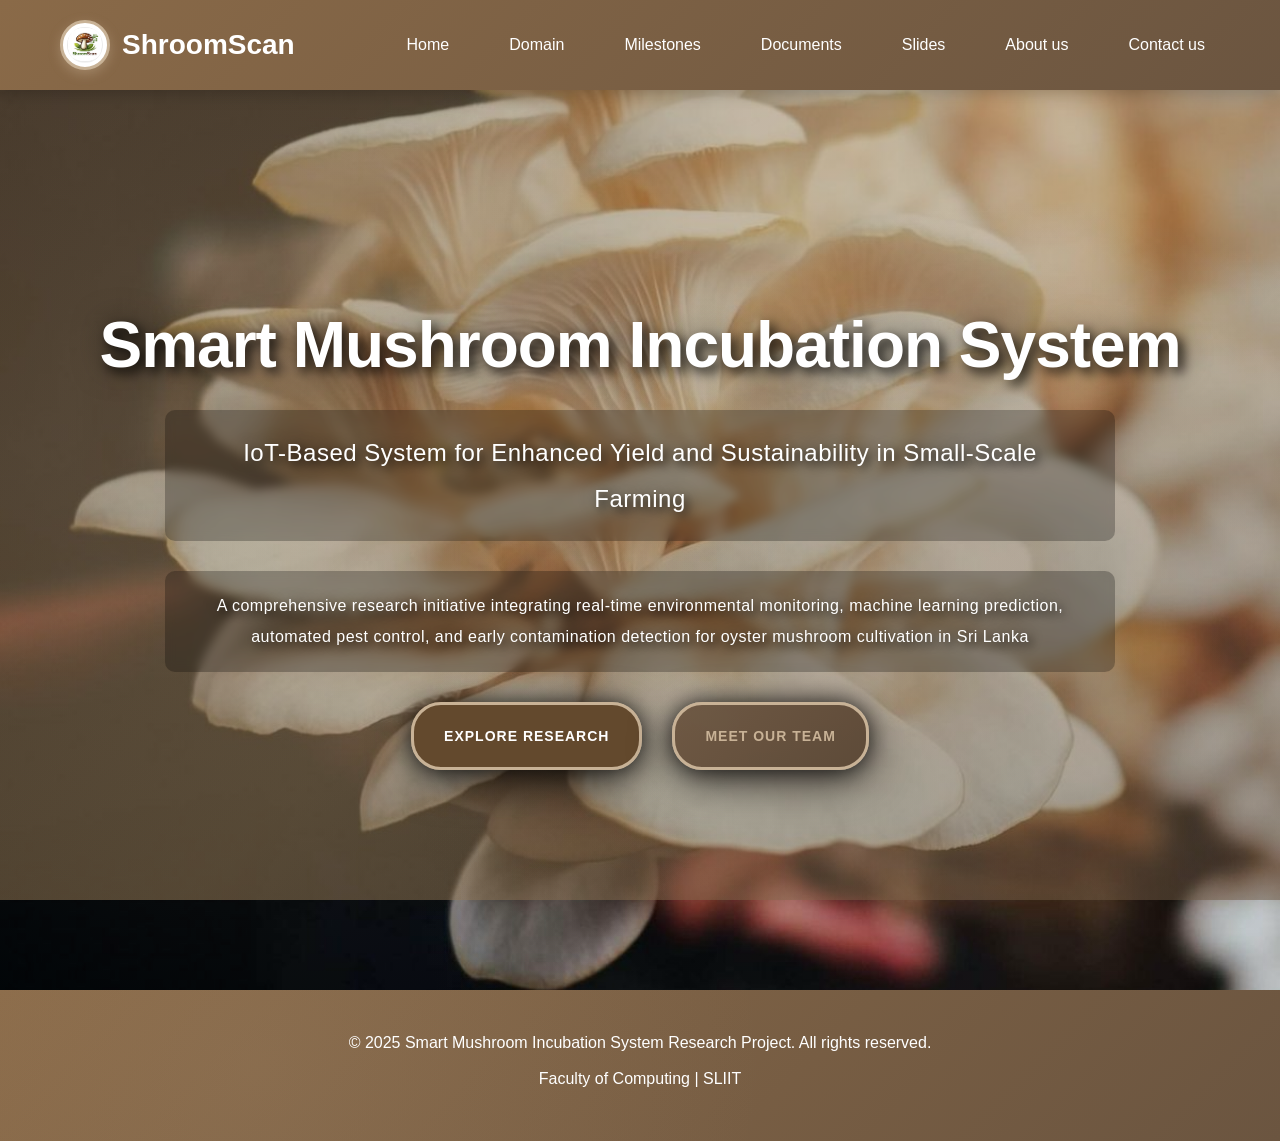
<file: index.html>
<!DOCTYPE html>
<html lang="en">

<head>
    <meta charset="UTF-8">
    <meta name="viewport" content="width=device-width, initial-scale=1.0">
    <title>ShroomScan</title>
    <link rel="icon" href="assets/images/logo2.jpeg" type="image/png">
    <link rel="stylesheet" href="assets/css/styles.css">
</head>

<body>
    <!-- ================== Header & Navigation ================== -->
    <header>
        <div class="header-container">
            <a href="index.html" class="logo">
                <img src="assets/images/logo2.jpeg" alt="ShroomScan Logo" class="logo-img">
                <span>ShroomScan</span>
            </a>
            <nav>
                <ul>
                    <li><a href="index.html">Home</a></li>
                    <li><a href="pages/domain.html">Domain</a></li>
                    <li><a href="pages/milestones.html">Milestones</a></li>
                    <li><a href="pages/documents.html">Documents</a></li>
                    <li><a href="pages/slides.html">Slides</a></li>
                    <li><a href="pages/about.html">About us</a></li>
                    <li><a href="pages/contact.html">Contact us</a></li>
                </ul>
            </nav>
            <div class="hamburger" onclick="toggleMenu()">
                <span></span>
                <span></span>
                <span></span>
            </div>
        </div>
    </header>

    <!-- ================== Hero Section ================== -->
    <section class="hero">
        <div class="hero-container">
            <h1>
                Smart Mushroom Incubation System</h1>
            <p>IoT-Based System for Enhanced Yield and Sustainability in Small-Scale Farming</p>
            <p style="font-size: 16px; opacity: 0.95;">A comprehensive research initiative integrating real-time
                environmental monitoring, machine learning prediction, automated pest control, and early contamination
                detection for oyster mushroom cultivation in Sri Lanka</p>
            <div class="hero-buttons">
                <a href="pages/domain.html" class="btn">Explore Research</a>
                <a href="pages/about.html" class="btn btn-secondary">Meet Our Team</a>
            </div>
        </div>
        
    </section>
    <footer>
        <p>&copy; 2025 Smart Mushroom Incubation System Research Project. All rights reserved.</p>
        <p>Faculty of Computing | SLIIT</p>
    </footer>

    <!-- ================== Footer ================== -->
    
    <script>
        // Initialize mobile nav state
        function initMobileNav() {
            const nav = document.querySelector('nav');
            const hamburger = document.querySelector('.hamburger');
            
            if (window.innerWidth <= 768) {
                nav.classList.add('mobile-hidden');
            } else {
                nav.classList.remove('mobile-hidden');
            }
        }

        function toggleMenu() {
            const hamburger = document.querySelector('.hamburger');
            const nav = document.querySelector('nav');
            hamburger.classList.toggle('active');
            nav.classList.toggle('active');
            nav.classList.toggle('mobile-hidden');
        }

        // Close menu when a link is clicked
        document.querySelectorAll('nav a').forEach(link => {
            link.addEventListener('click', () => {
                document.querySelector('.hamburger').classList.remove('active');
                document.querySelector('nav').classList.remove('active');
                document.querySelector('nav').classList.add('mobile-hidden');
            });
        });

        // Initialize on page load and on resize
        window.addEventListener('load', initMobileNav);
        window.addEventListener('resize', initMobileNav);
    </script>
</body>

</html>
</file>
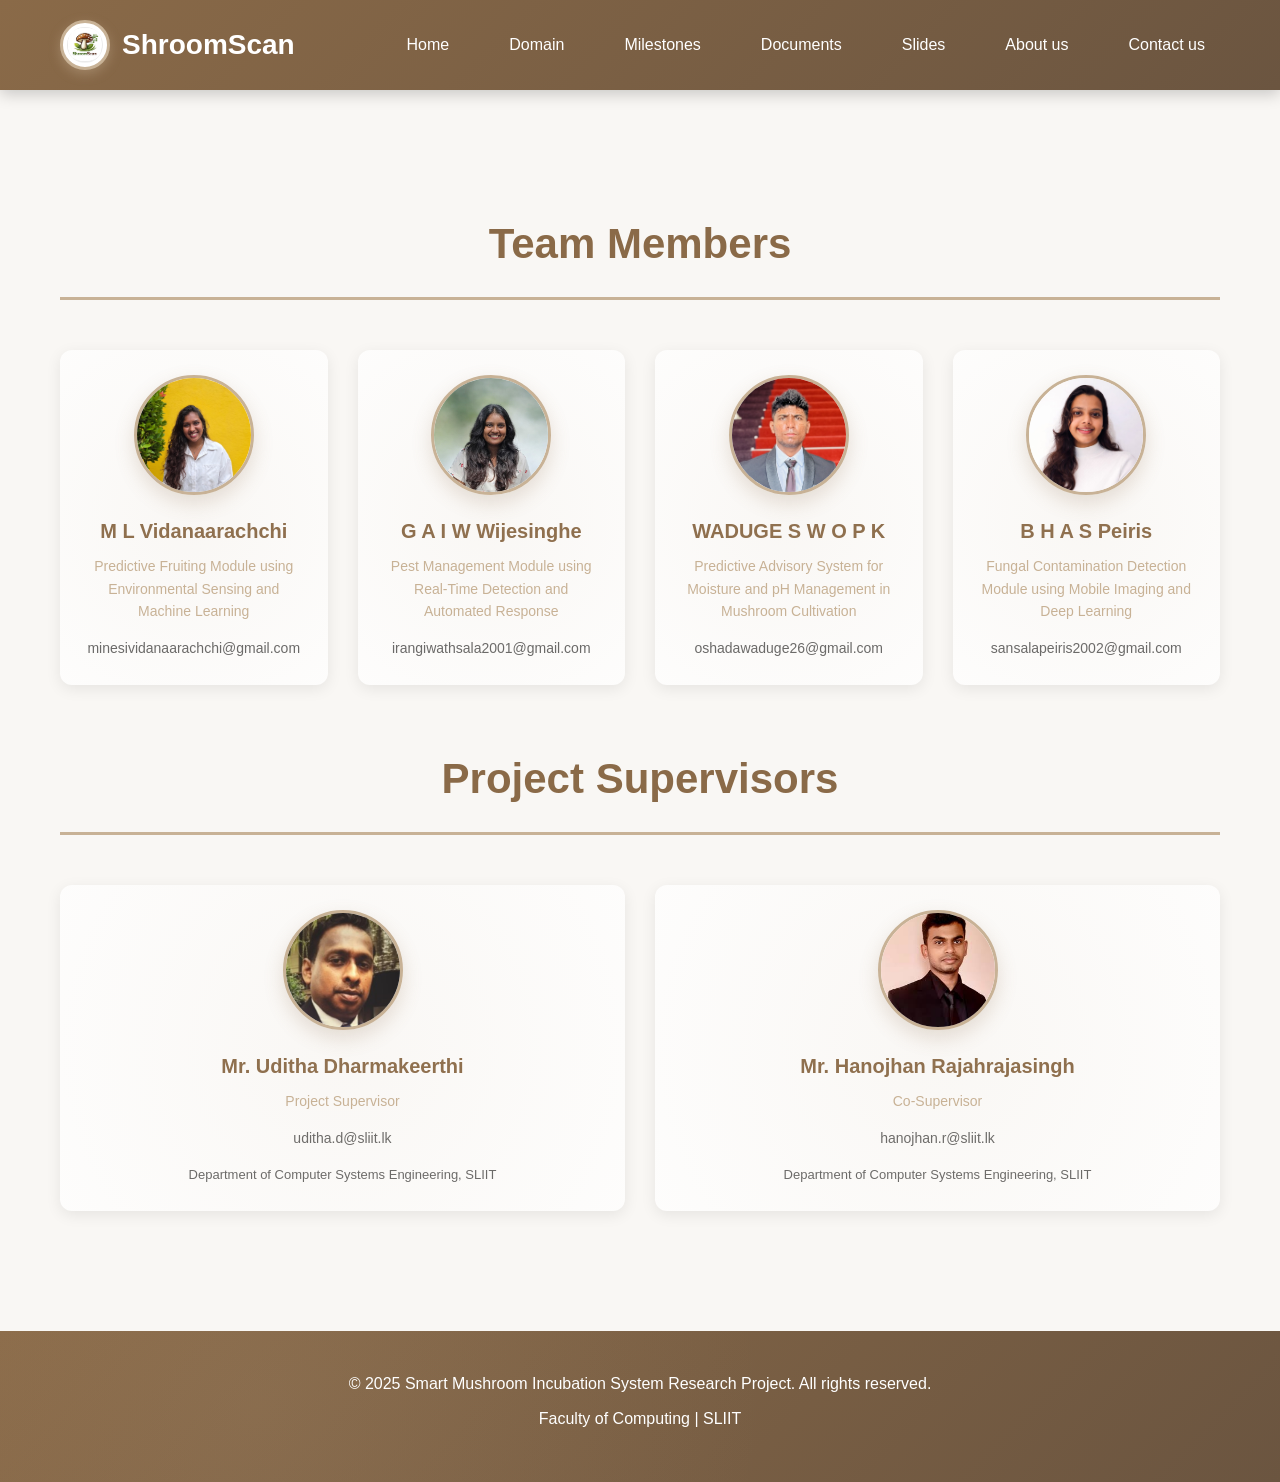
<file: pages/about.html>
<!DOCTYPE html>
<html lang="en">

<head>
    <meta charset="UTF-8">
    <meta name="viewport" content="width=device-width, initial-scale=1.0">
    <title>About Us - ShroomScan</title>
    <link rel="icon" href="../assets/images/logo2.jpeg" type="image/png">
    <link rel="stylesheet" href="../assets/css/styles.css">
</head>

<body>
    <!-- ================== Header & Navigation ================== -->
    <header>
        <div class="header-container">
            <a href="../index.html" class="logo">
                <img src="../assets/images/logo2.jpeg" alt="ShroomScan Logo" class="logo-img">
                <span>ShroomScan</span>
            </a>
            <nav>
                <ul>
                    <li><a href="../index.html">Home</a></li>
                    <li><a href="domain.html">Domain</a></li>
                    <li><a href="milestones.html">Milestones</a></li>
                    <li><a href="documents.html">Documents</a></li>
                    <li><a href="slides.html">Slides</a></li>
                    <li><a href="about.html">About us</a></li>
                    <li><a href="contact.html">Contact us</a></li>
                </ul>
            </nav>
            <div class="hamburger" onclick="toggleMenu()">
                <span></span>
                <span></span>
                <span></span>
            </div>
        </div>
    </header>

    <!-- ================== Hero Section ================== -->
    <!-- <section class="hero">
        <div class="hero-container">
            <h1>About Our Team</h1>
            <p>Meet the researchers behind Smart Mushroom Incubation System (AIMS)</p>
        </div>
    </section> -->

    <!-- ================== Main Content ================== -->
    <main>
        <!-- Project Overview -->

        <!-- Team Members -->
        <section class="section">
            <h2 class="page-title">Team Members</h2>
            <div class="team-grid">
                <!-- Team Member 1 -->
                <div class="team-member">
                    <img src="../assets/images/members/vidanaarachchi.jpeg" alt="M L Vidanaarachchi"
                        class="member-avatar">
                    <div class="member-name">M L Vidanaarachchi</div>
                    <div class="member-role">Predictive Fruiting Module using
                        Environmental Sensing and
                        Machine Learning</div>
                    <div class="member-email">minesividanaarachchi@gmail.com</div>
                </div>

                <!-- Team Member 2 -->
                <div class="team-member">
                    <img src="../assets/images/members/wijesinghe.jpeg" alt="G A I W Wijesinghe" class="member-avatar">
                    <div class="member-name">G A I W Wijesinghe</div>
                    <div class="member-role">Pest Management Module using
                        Real-Time Detection and
                        Automated Response</div>
                    <div class="member-email">irangiwathsala2001@gmail.com</div>
                </div>

                <!-- Team Member 3 -->
                <div class="team-member">
                    <img src="../assets/images/members/waduge.jpeg" alt="WADUGE S W O P K" class="member-avatar">
                    <div class="member-name">WADUGE S W O P K</div>
                    <div class="member-role">Predictive Advisory System for
                        Moisture and pH Management in
                        Mushroom Cultivation</div>
                    <div class="member-email">oshadawaduge26@gmail.com</div>
                </div>

                <!-- Team Member 4 -->
                <div class="team-member">
                    <img src="../assets/images/members/peiris.jpeg" alt="B H A S Peiris" class="member-avatar">
                    <div class="member-name">B H A S Peiris</div>
                    <div class="member-role">Fungal Contamination
                        Detection Module using Mobile
                        Imaging and Deep Learning</div>
                    <div class="member-email">sansalapeiris2002@gmail.com</div>
                </div>
            </div>
        </section>

        <!-- Supervisors & Advisors -->
        <section class="section">
            <h2 class="page-title">Project Supervisors</h2>
            <div class="team-grid">
                <!-- Supervisor 1 -->
                <div class="team-member">
                    <img src="../assets/images/members/supervisor1.jpg" alt="Supervisor 1" class="member-avatar">
                    <div class="member-name">Mr. Uditha Dharmakeerthi</div>
                    <div class="member-role">Project Supervisor</div>
                    <div class="member-email">uditha.d@sliit.lk</div>
                    <p style="margin-top: 15px; font-size: 13px; color: #666;">Department of Computer Systems
                        Engineering, SLIIT</p>
                </div>

                <!-- Supervisor 2 -->
                <div class="team-member">
                    <img src="../assets/images/members/supervisor2.jpg" alt="Supervisor 2" class="member-avatar">
                    <div class="member-name">Mr. Hanojhan Rajahrajasingh</div>
                    <div class="member-role">Co-Supervisor</div>
                    <div class="member-email">hanojhan.r@sliit.lk</div>
                    <p style="margin-top: 15px; font-size: 13px; color: #666;">Department of Computer Systems
                        Engineering, SLIIT</p>
                </div>
            </div>
        </section>


    </main>

    <!-- ================== Footer ================== -->
    <footer>
        <p>&copy; 2025 Smart Mushroom Incubation System Research Project. All rights reserved.</p>
        <p>Faculty of Computing | SLIIT</p>
    </footer>

    <script>
        // Initialize mobile nav state
        function initMobileNav() {
            const nav = document.querySelector('nav');
            const hamburger = document.querySelector('.hamburger');
            
            if (window.innerWidth <= 768) {
                nav.classList.add('mobile-hidden');
            } else {
                nav.classList.remove('mobile-hidden');
            }
        }

        function toggleMenu() {
            const hamburger = document.querySelector('.hamburger');
            const nav = document.querySelector('nav');
            hamburger.classList.toggle('active');
            nav.classList.toggle('active');
            nav.classList.toggle('mobile-hidden');
        }

        // Close menu when a link is clicked
        document.querySelectorAll('nav a').forEach(link => {
            link.addEventListener('click', () => {
                document.querySelector('.hamburger').classList.remove('active');
                document.querySelector('nav').classList.remove('active');
                document.querySelector('nav').classList.add('mobile-hidden');
            });
        });

        // Initialize on page load and on resize
        window.addEventListener('load', initMobileNav);
        window.addEventListener('resize', initMobileNav);
    </script>
</body>

</html>
</file>
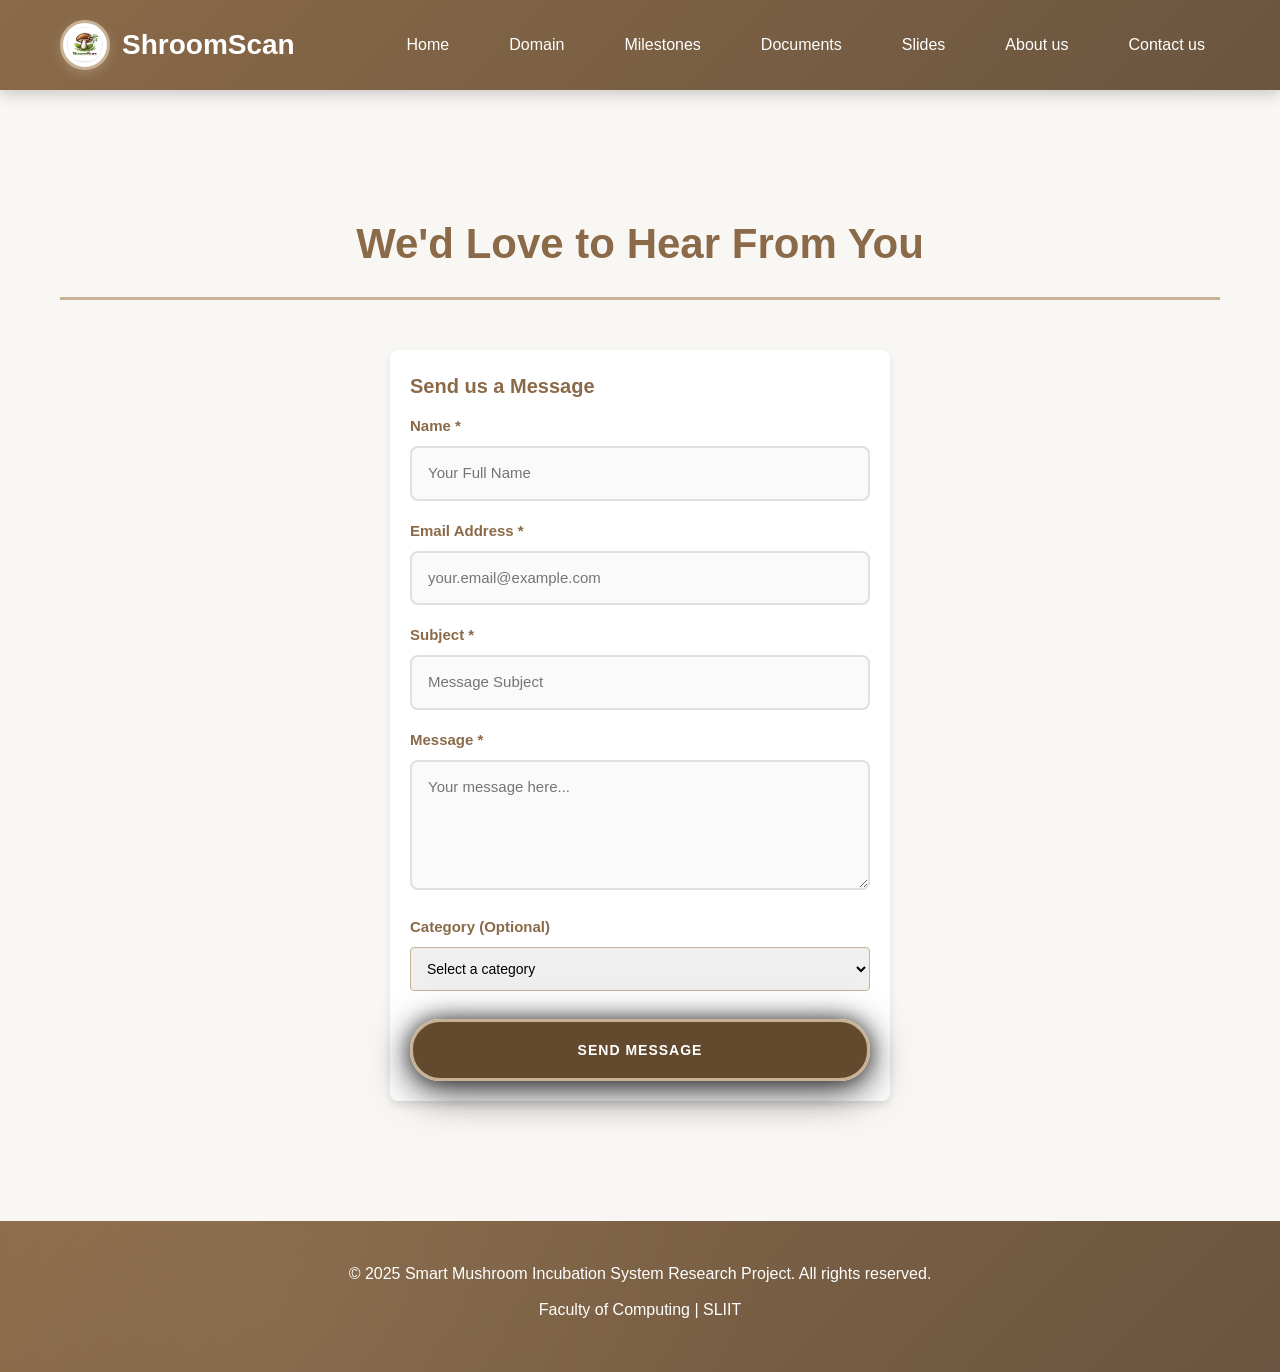
<file: pages/contact.html>
<!DOCTYPE html>
<html lang="en">

<head>
    <meta charset="UTF-8">
    <meta name="viewport" content="width=device-width, initial-scale=1.0">
    <title>Contact Us - ShroomScan</title>
    <link rel="icon" href="../assets/images/logo2.jpeg" type="image/png">
    <link rel="stylesheet" href="../assets/css/styles.css">
</head>

<body>
    <!-- ================== Header & Navigation ================== -->
    <header>
        <div class="header-container">
            <a href="../index.html" class="logo">
                <img src="../assets/images/logo2.jpeg" alt="ShroomScan Logo" class="logo-img">
                <span>ShroomScan</span>
            </a>
            <nav>
                <ul>
                    <li><a href="../index.html">Home</a></li>
                    <li><a href="domain.html">Domain</a></li>
                    <li><a href="milestones.html">Milestones</a></li>
                    <li><a href="documents.html">Documents</a></li>
                    <li><a href="slides.html">Slides</a></li>
                    <li><a href="about.html">About us</a></li>
                    <li><a href="contact.html">Contact us</a></li>
                </ul>
            </nav>
            <div class="hamburger" onclick="toggleMenu()">
                <span></span>
                <span></span>
                <span></span>
            </div>
        </div>
    </header>


    <!-- ================== Main Content ================== -->
    <main>
        <section class="section">
            <h2 class="page-title">We'd Love to Hear From You</h2>

            <div class="contact-container">


                <!-- Contact Form -->
                <div
                    style="background: white; padding: 20px; width: 500px; border-radius: 8px; box-shadow: 0 4px 8px rgba(0, 0, 0, 0.1);">
                    <h3 style="color: #8a6a48; font-size: 20px; margin-bottom: 12px;">Send us a Message</h3>
                    <form style="display: flex; flex-direction: column;">
                        <div class="form-group">
                            <label>Name *</label>
                            <input type="text" placeholder="Your Full Name" required>
                        </div>

                        <div class="form-group">
                            <label>Email Address *</label>
                            <input type="email" placeholder="your.email@example.com" required>
                        </div>

                        <div class="form-group">
                            <label>Subject *</label>
                            <input type="text" placeholder="Message Subject" required>
                        </div>

                        <div class="form-group">
                            <label>Message *</label>
                            <textarea placeholder="Your message here..." required></textarea>
                        </div>

                        <div class="form-group">
                            <label>Category (Optional)</label>
                            <select
                                style="width: 100%; padding: 12px; border: 1px solid #c8b296; border-radius: 4px; font-family: inherit; font-size: 14px;">
                                <option value="">Select a category</option>
                                <option value="inquiry">General Inquiry</option>
                                <option value="collaboration">Collaboration Request</option>
                                <option value="feedback">Feedback</option>
                                <option value="technical">Technical Support</option>
                                <option value="other">Other</option>
                            </select>
                        </div>

                        <button type="submit" class="btn" style="margin-top: 10px;">Send Message</button>
                    </form>
                </div>
            </div>
        </section>


    </main>

    <!-- ================== Footer ================== -->
    <footer>
        <p>&copy; 2025 Smart Mushroom Incubation System Research Project. All rights reserved.</p>
        <p>Faculty of Computing | SLIIT</p>
    </footer>

    <script>
        // Initialize mobile nav state
        function initMobileNav() {
            const nav = document.querySelector('nav');
            const hamburger = document.querySelector('.hamburger');
            
            if (window.innerWidth <= 768) {
                nav.classList.add('mobile-hidden');
            } else {
                nav.classList.remove('mobile-hidden');
            }
        }

        function toggleMenu() {
            const hamburger = document.querySelector('.hamburger');
            const nav = document.querySelector('nav');
            hamburger.classList.toggle('active');
            nav.classList.toggle('active');
            nav.classList.toggle('mobile-hidden');
        }

        // Close menu when a link is clicked
        document.querySelectorAll('nav a').forEach(link => {
            link.addEventListener('click', () => {
                document.querySelector('.hamburger').classList.remove('active');
                document.querySelector('nav').classList.remove('active');
                document.querySelector('nav').classList.add('mobile-hidden');
            });
        });

        // Initialize on page load and on resize
        window.addEventListener('load', initMobileNav);
        window.addEventListener('resize', initMobileNav);
    </script>
</body>

</html>
</file>
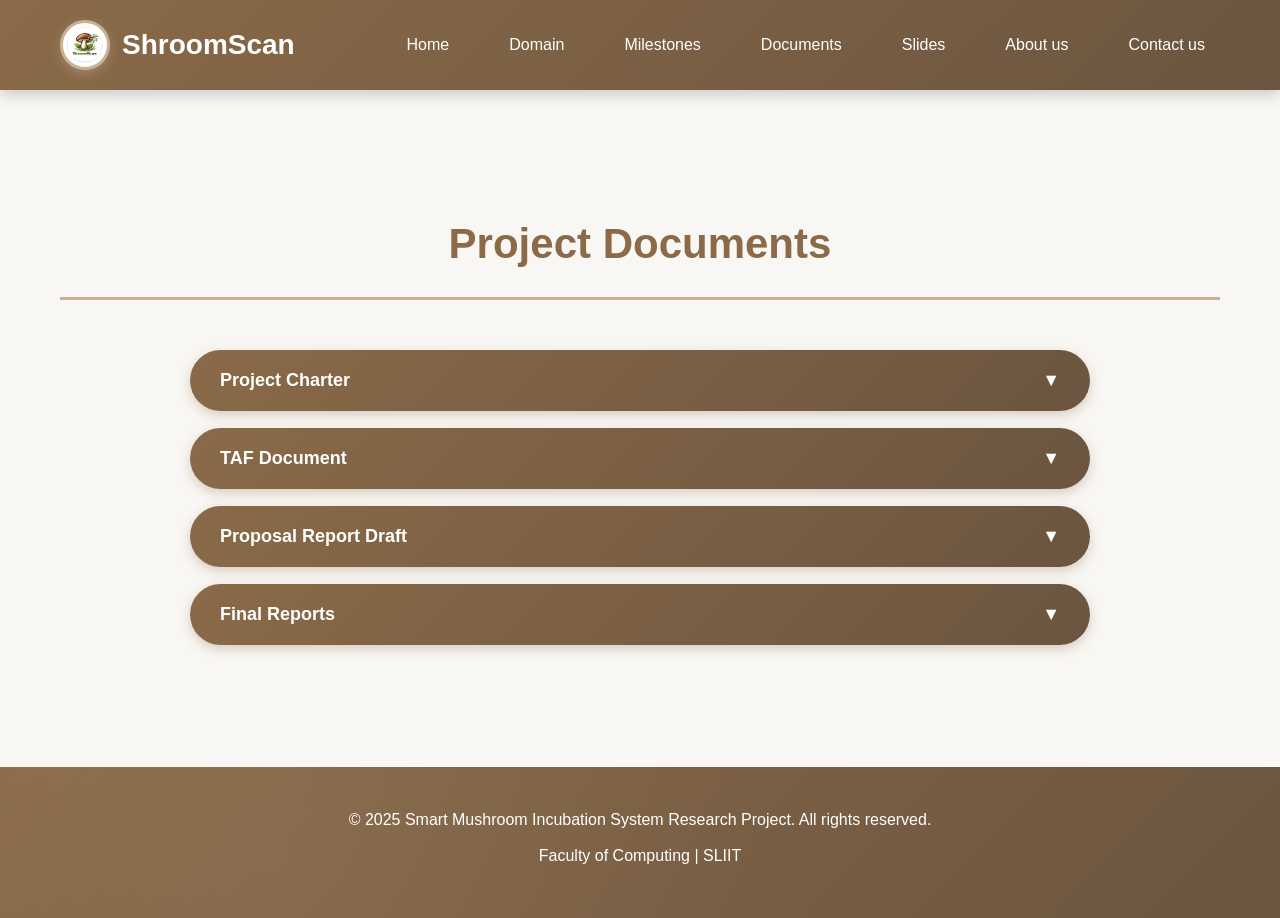
<file: pages/documents.html>
<!DOCTYPE html>
<html lang="en">

<head>
    <meta charset="UTF-8">
    <meta name="viewport" content="width=device-width, initial-scale=1.0">
    <title>Documents - ShroomScan</title>
    <link rel="icon" href="../assets/images/logo2.jpeg" type="image/png">
    <link rel="stylesheet" href="../assets/css/styles.css">
</head>

<body>
    <!-- ================== Header & Navigation ================== -->
    <header>
        <div class="header-container">
            <a href="../index.html" class="logo">
                <img src="../assets/images/logo2.jpeg" alt="ShroomScan Logo" class="logo-img">
                <span>ShroomScan</span>
            </a>
            <nav>
                <ul>
                    <li><a href="../index.html">Home</a></li>
                    <li><a href="domain.html">Domain</a></li>
                    <li><a href="milestones.html">Milestones</a></li>
                    <li><a href="documents.html">Documents</a></li>
                    <li><a href="slides.html">Slides</a></li>
                    <li><a href="about.html">About us</a></li>
                    <li><a href="contact.html">Contact us</a></li>
                </ul>
            </nav>
            <div class="hamburger" onclick="toggleMenu()">
                <span></span>
                <span></span>
                <span></span>
            </div>
        </div>
    </header>


    <!-- ================== Main Content ================== -->
    <main>
        <section class="section">
            <h2 class="page-title">Project Documents</h2>

            <!-- Document Accordion -->
            <div class="document-accordion">
                <!-- Planning Documents -->
                <div class="accordion-item">
                    <button class="accordion-button" onclick="toggleAccordion(this)">
                        <span class="accordion-title">Project Charter</span>
                        <span class="accordion-arrow">▼</span>
                    </button>
                    <div class="accordion-content">
                        <div class="document-entry">
                            <span class="document-code">25-26J-264</span>
                            <a href="../assets/documents/Project_Charter.pdf" class="download-btn" download>
                                <span>⬇</span> Download
                            </a>
                        </div>
                    </div>
                </div>

                <!-- Proposal Document -->
                <div class="accordion-item">
                    <button class="accordion-button" onclick="toggleAccordion(this)">
                        <span class="accordion-title">TAF Document</span>
                        <span class="accordion-arrow">▼</span>
                    </button>
                    <div class="accordion-content">
                        <div class="document-entry">
                            <span class="document-code">25-26J-264</span>
                            <a href="../assets/documents/TAF_Document.pdf" class="download-btn" download>
                                <span>⬇</span> Download
                            </a>
                        </div>
                    </div>
                </div>

                <!-- Status Documents -->
                <div class="accordion-item">
                    <button class="accordion-button" onclick="toggleAccordion(this)">
                        <span class="accordion-title">Proposal Report Draft</span>
                        <span class="accordion-arrow">▼</span>
                    </button>
                    <div class="accordion-content">
                        <div class="document-entry">
                            <span class="document-code">IT22063182</span>
                            <a href="../assets/documents/Report_Draft_IT22063182.pdf" class="download-btn" download>
                                <span>⬇</span> Download
                            </a>
                        </div>
                        <div class="document-entry">
                            <span class="document-code">IT22062888</span>
                            <a href="../assets/documents/Report_Draft_IT22062888.pdf" class="download-btn" download>
                                <span>⬇</span> Download
                            </a>
                        </div>
                        <div class="document-entry">
                            <span class="document-code">IT22586384</span>
                            <a href="../assets/documents/Report_Draft_IT22586384.pdf" class="download-btn" download>
                                <span>⬇</span> Download
                            </a>
                        </div>
                        <div class="document-entry">
                            <span class="document-code">IT22290960</span>
                            <a href="../assets/documents/Report_Draft_IT22290960.pdf" class="download-btn" download>
                                <span>⬇</span> Download
                            </a>
                        </div>
                    </div>
                </div>

                <!-- Final Reports -->
                <div class="accordion-item">
                    <button class="accordion-button" onclick="toggleAccordion(this)">
                        <span class="accordion-title">Final Reports</span>
                        <span class="accordion-arrow">▼</span>
                    </button>
                    <div class="accordion-content">
                        <div class="document-entry">
                            <span class="document-code">IT22063182</span>
                            <a href="../assets/documents/Final_Report_IT22063182.pdf" class="download-btn" download>
                                <span>⬇</span> Download
                            </a>
                        </div>
                        <div class="document-entry">
                            <span class="document-code">IT22062888</span>
                            <a href="../assets/documents/Final_Report_IT22062888.pdf" class="download-btn" download>
                                <span>⬇</span> Download
                            </a>
                        </div>
                        <div class="document-entry">
                            <span class="document-code">IT22586384</span>
                            <a href="../assets/documents/Final_Report_IT22586384.pdf" class="download-btn" download>
                                <span>⬇</span> Download
                            </a>
                        </div>
                        <div class="document-entry">
                            <span class="document-code">IT22290960</span>
                            <a href="../assets/documents/Final_Report_IT22290960.pdf" class="download-btn" download>
                                <span>⬇</span> Download
                            </a>
                        </div>
                        <div class="document-entry">
                            <span class="document-code">Group - 264</span>
                            <a href="../assets/documents/Final_Report_Group_264.pdf" class="download-btn" download>
                                <span>⬇</span> Download
                            </a>
                        </div>
                    </div>
                </div>
            </div>
        </section>
    </main>

    <!-- ================== Footer ================== -->
    <footer>
        <p>&copy; 2025 Smart Mushroom Incubation System Research Project. All rights reserved.</p>
        <p>Faculty of Computing | SLIIT</p>
    </footer>

    <script>
        // Initialize mobile nav state
        function initMobileNav() {
            const nav = document.querySelector('nav');
            const hamburger = document.querySelector('.hamburger');
            
            if (window.innerWidth <= 768) {
                nav.classList.add('mobile-hidden');
            } else {
                nav.classList.remove('mobile-hidden');
            }
        }

        function toggleMenu() {
            const hamburger = document.querySelector('.hamburger');
            const nav = document.querySelector('nav');
            hamburger.classList.toggle('active');
            nav.classList.toggle('active');
            nav.classList.toggle('mobile-hidden');
        }

        // Close menu when a link is clicked
        document.querySelectorAll('nav a').forEach(link => {
            link.addEventListener('click', () => {
                document.querySelector('.hamburger').classList.remove('active');
                document.querySelector('nav').classList.remove('active');
                document.querySelector('nav').classList.add('mobile-hidden');
            });
        });

        // Initialize on page load and on resize
        window.addEventListener('load', initMobileNav);
        window.addEventListener('resize', initMobileNav);
    </script>

    <script>
        function toggleAccordion(button) {
            const item = button.parentElement;
            const content = item.querySelector('.accordion-content');
            const arrow = button.querySelector('.accordion-arrow');
            
            // Close other open items
            const allItems = document.querySelectorAll('.accordion-item');
            allItems.forEach(el => {
                if (el !== item && el.classList.contains('active')) {
                    el.classList.remove('active');
                    el.querySelector('.accordion-arrow').style.transform = 'rotate(0deg)';
                }
            });
            
            // Toggle current item
            item.classList.toggle('active');
            arrow.style.transform = item.classList.contains('active') ? 'rotate(180deg)' : 'rotate(0deg)';
        }
    </script>
</body>

</html>
</file>
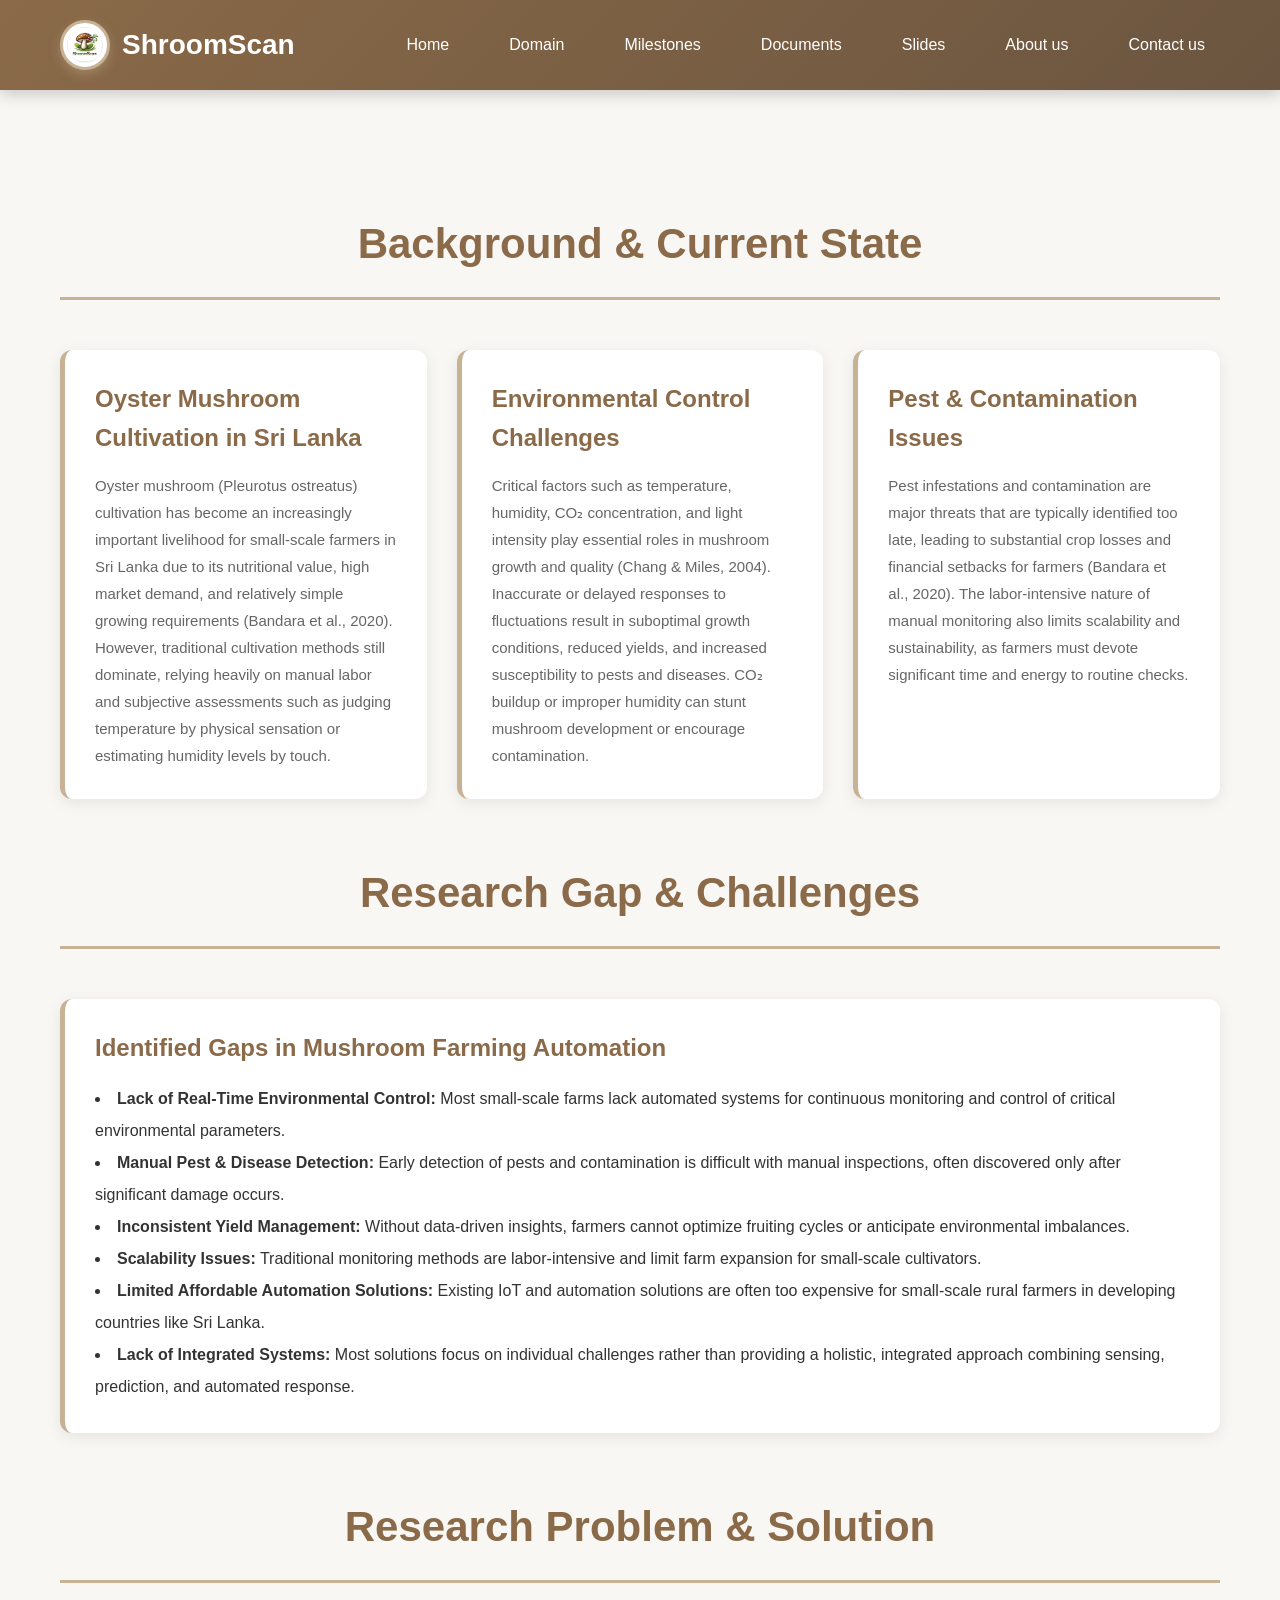
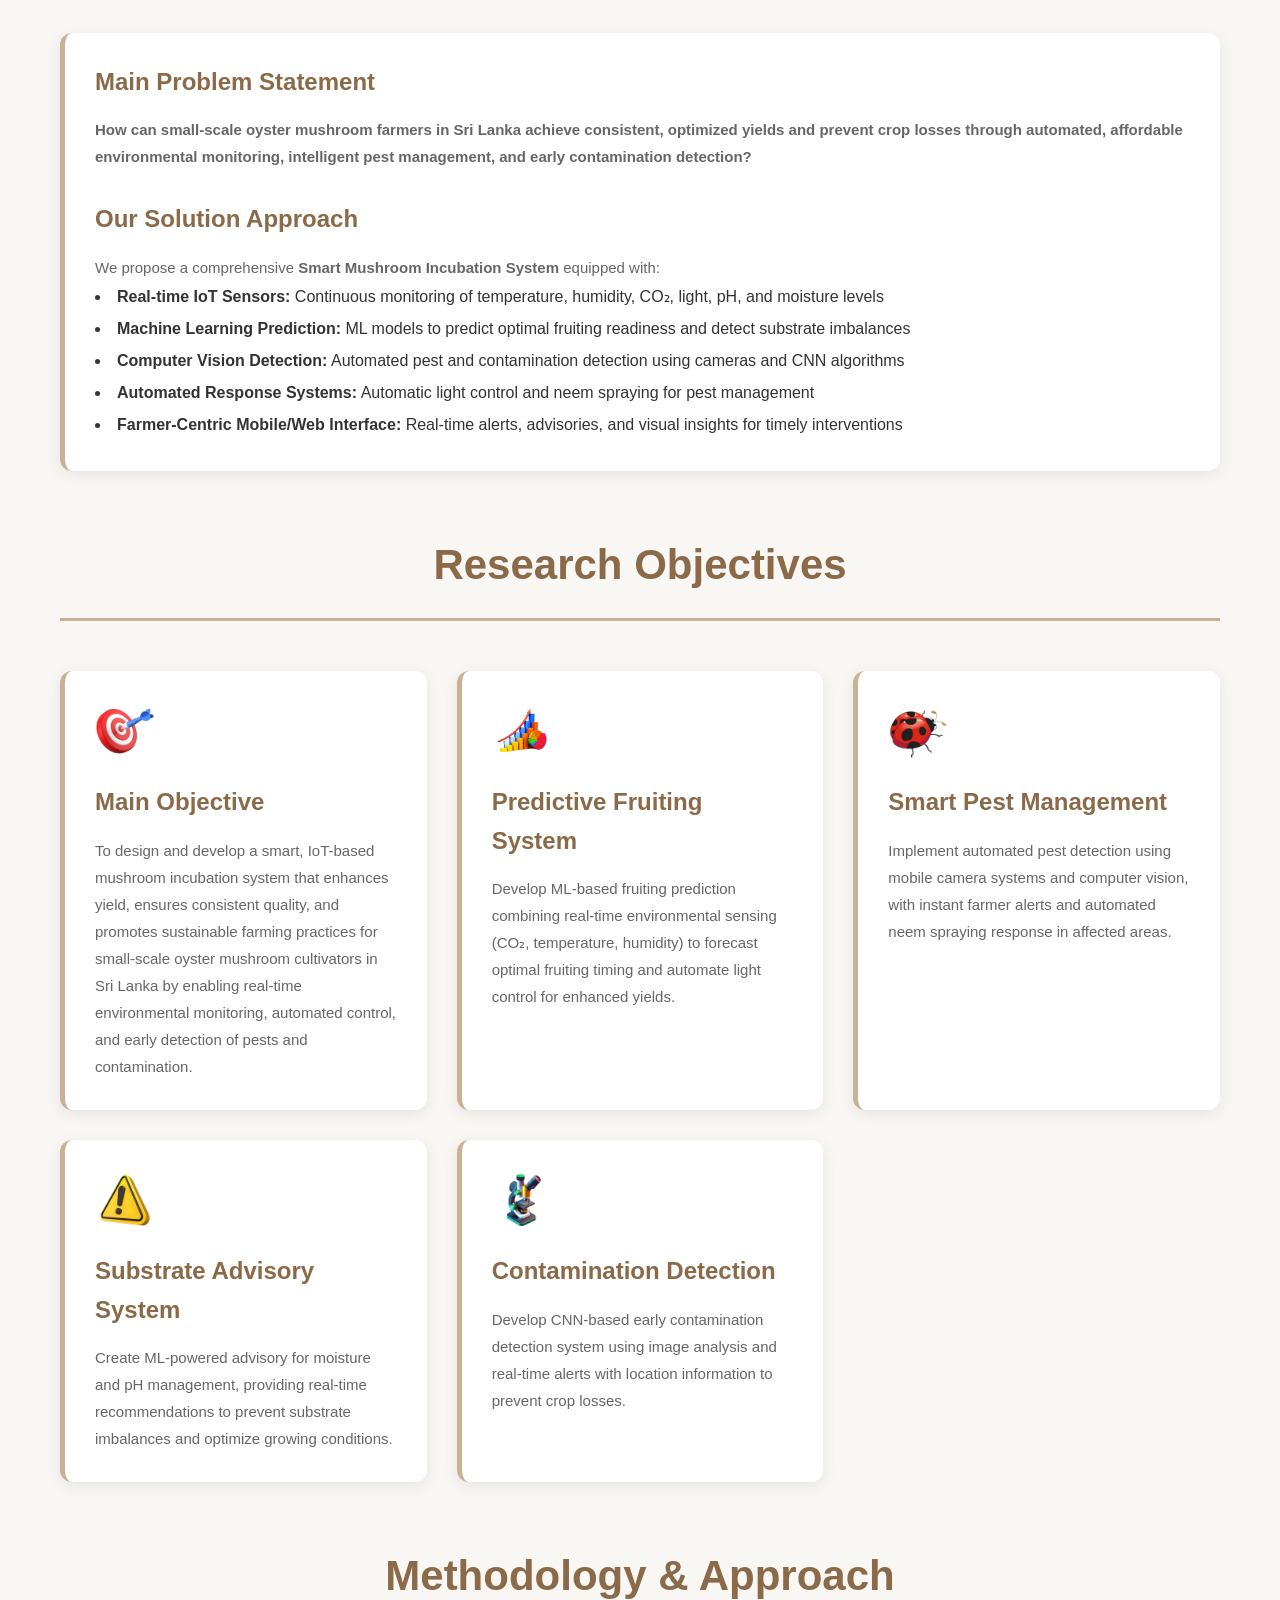
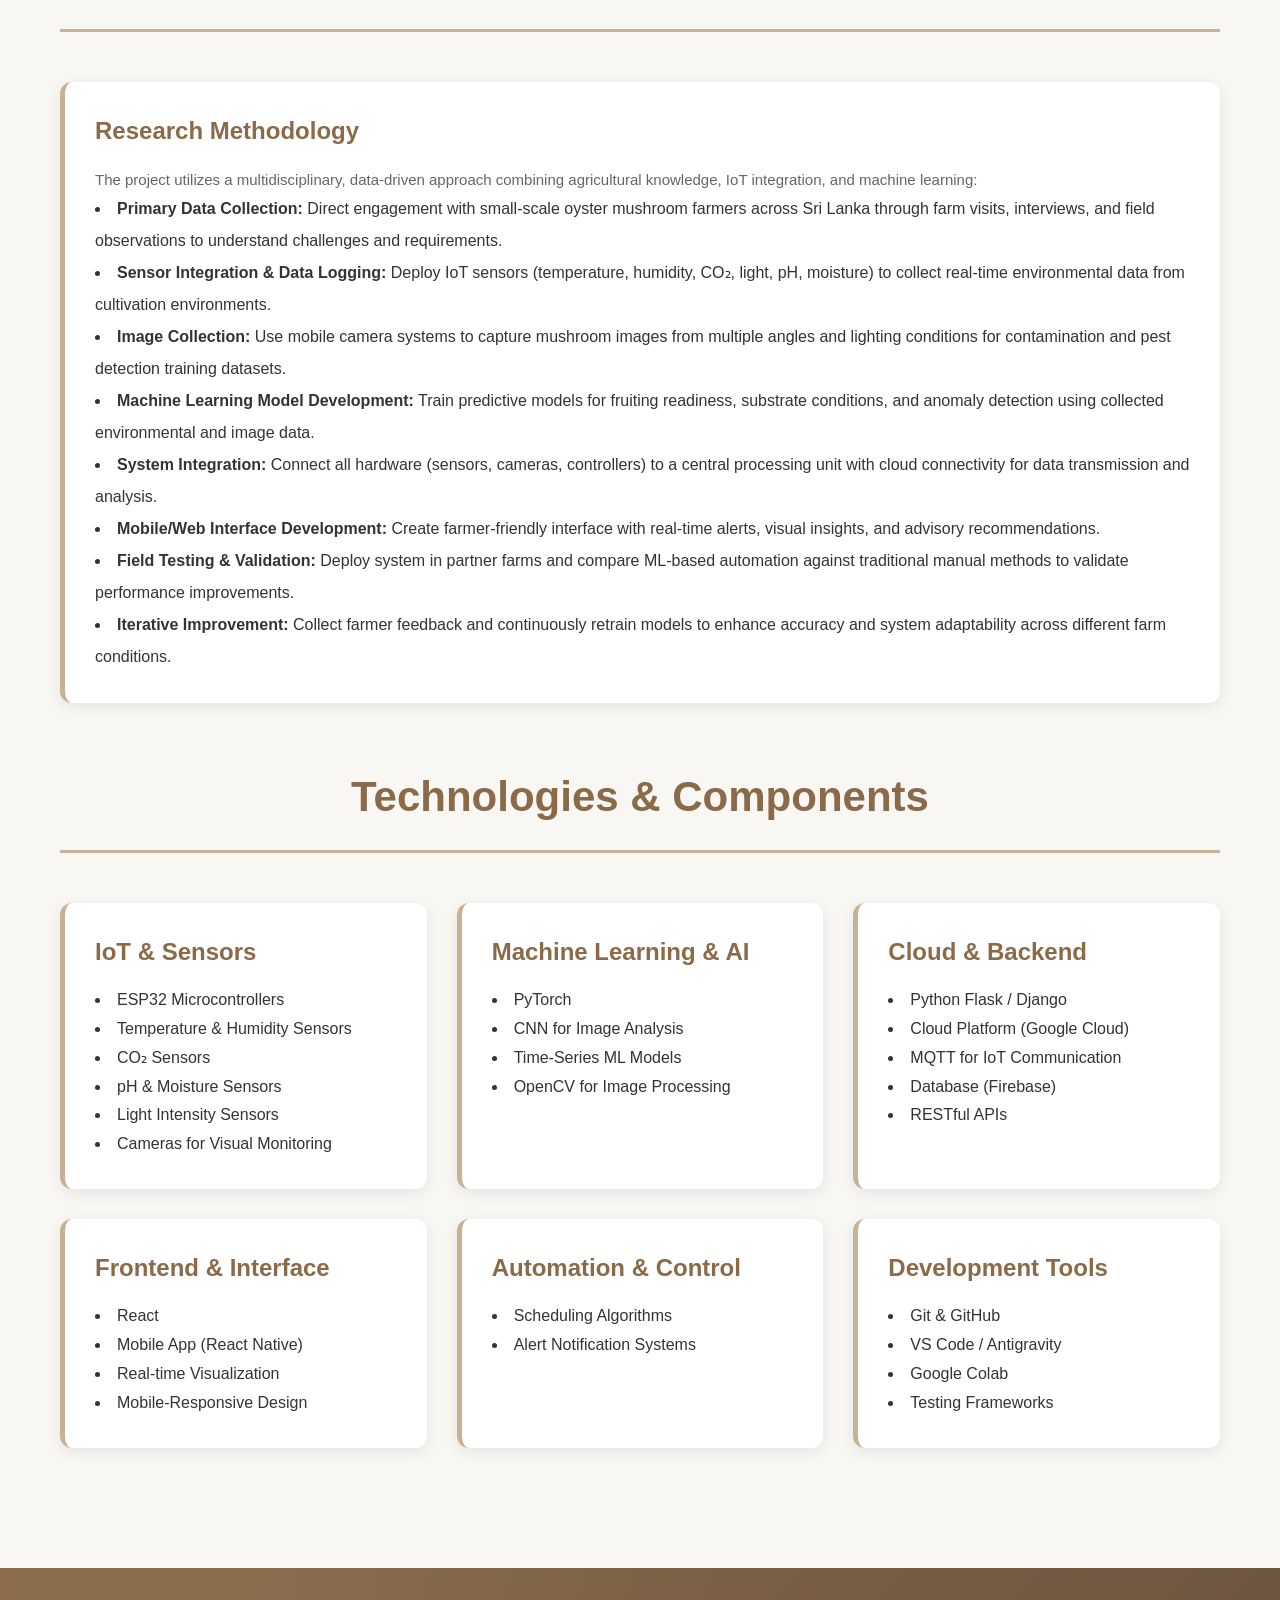
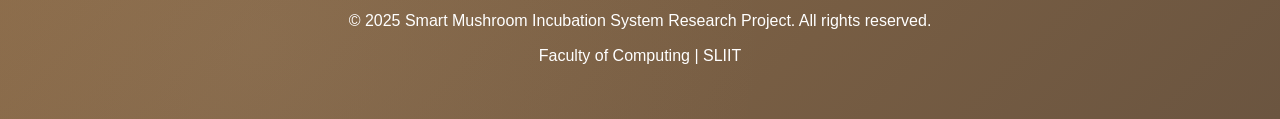
<file: pages/domain.html>
<!DOCTYPE html>
<html lang="en">

<head>
    <meta charset="UTF-8">
    <meta name="viewport" content="width=device-width, initial-scale=1.0">
    <title>Domain - ShroomScan</title>
    <link rel="icon" href="../assets/images/logo2.jpeg" type="image/png">
    <link rel="stylesheet" href="../assets/css/styles.css">
</head>

<body>
    <!-- ================== Header & Navigation ================== -->
    <header>
        <div class="header-container">
            <a href="../index.html" class="logo">
                <img src="../assets/images/logo2.jpeg" alt="ShroomScan Logo" class="logo-img">
                <span>ShroomScan</span>
            </a>
            <nav>
                <ul>
                    <li><a href="../index.html">Home</a></li>
                    <li><a href="domain.html">Domain</a></li>
                    <li><a href="milestones.html">Milestones</a></li>
                    <li><a href="documents.html">Documents</a></li>
                    <li><a href="slides.html">Slides</a></li>
                    <li><a href="about.html">About us</a></li>
                    <li><a href="contact.html">Contact us</a></li>
                </ul>
            </nav>
            <div class="hamburger" onclick="toggleMenu()">
                <span></span>
                <span></span>
                <span></span>
            </div>
        </div>
    </header>


    <!-- ================== Main Content ================== -->
    <main>
        <!-- Literature Survey -->
        <section class="section">
            <h2 class="page-title">Background & Current State</h2>
            <div class="cards-grid">
                <div class="card">
                    <h3>Oyster Mushroom Cultivation in Sri Lanka</h3>
                    <p>Oyster mushroom (Pleurotus ostreatus) cultivation has become an increasingly important livelihood
                        for small-scale farmers in Sri Lanka due to its nutritional value, high market demand, and
                        relatively simple growing requirements (Bandara et al., 2020). However, traditional cultivation
                        methods still dominate, relying heavily on manual labor and subjective assessments such as
                        judging temperature by physical sensation or estimating humidity levels by touch.</p>
                </div>
                <div class="card">
                    <h3>Environmental Control Challenges</h3>
                    <p>Critical factors such as temperature, humidity, CO₂ concentration, and light intensity play
                        essential roles in mushroom growth and quality (Chang & Miles, 2004). Inaccurate or delayed
                        responses to fluctuations result in suboptimal growth conditions, reduced yields, and increased
                        susceptibility to pests and diseases. CO₂ buildup or improper humidity can stunt mushroom
                        development or encourage contamination.</p>
                </div>
                <div class="card">
                    <h3>Pest & Contamination Issues</h3>
                    <p>Pest infestations and contamination are major threats that are typically identified too late,
                        leading to substantial crop losses and financial setbacks for farmers (Bandara et al., 2020).
                        The labor-intensive nature of manual monitoring also limits scalability and sustainability, as
                        farmers must devote significant time and energy to routine checks.</p>
                </div>
            </div>
        </section>

        <!-- Research Gap -->
        <section class="section">
            <h2 class="page-title">Research Gap & Challenges</h2>
            <div class="card" style="max-width: 100%;">
                <h3>Identified Gaps in Mushroom Farming Automation</h3>
                <ul style="list-style-position: inside; line-height: 2;">
                    <li><strong>Lack of Real-Time Environmental Control:</strong> Most small-scale farms lack automated
                        systems for continuous monitoring and control of critical environmental parameters.</li>
                    <li><strong>Manual Pest & Disease Detection:</strong> Early detection of pests and contamination is
                        difficult with manual inspections, often discovered only after significant damage occurs.</li>
                    <li><strong>Inconsistent Yield Management:</strong> Without data-driven insights, farmers cannot
                        optimize fruiting cycles or anticipate environmental imbalances.</li>
                    <li><strong>Scalability Issues:</strong> Traditional monitoring methods are labor-intensive and
                        limit farm expansion for small-scale cultivators.</li>
                    <li><strong>Limited Affordable Automation Solutions:</strong> Existing IoT and automation solutions
                        are often too expensive for small-scale rural farmers in developing countries like Sri Lanka.
                    </li>
                    <li><strong>Lack of Integrated Systems:</strong> Most solutions focus on individual challenges
                        rather than providing a holistic, integrated approach combining sensing, prediction, and
                        automated response.</li>
                </ul>
            </div>
        </section>

        <!-- Research Problem -->
        <section class="section">
            <h2 class="page-title">Research Problem & Solution</h2>
            <div class="card" style="max-width: 100%;">
                <h3>Main Problem Statement</h3>
                <p><strong>How can small-scale oyster mushroom farmers in Sri Lanka achieve consistent, optimized yields
                        and prevent crop losses through automated, affordable environmental monitoring, intelligent pest
                        management, and early contamination detection?</strong></p>
                <h3 style="margin-top: 30px;">Our Solution Approach</h3>
                <p>We propose a comprehensive <strong>Smart Mushroom Incubation System</strong> equipped with:</p>
                <ul style="list-style-position: inside; line-height: 2;">
                    <li><strong>Real-time IoT Sensors:</strong> Continuous monitoring of temperature, humidity, CO₂,
                        light, pH, and moisture levels</li>
                    <li><strong>Machine Learning Prediction:</strong> ML models to predict optimal fruiting readiness
                        and detect substrate imbalances</li>
                    <li><strong>Computer Vision Detection:</strong> Automated pest and contamination detection using
                        cameras and CNN algorithms</li>
                    <li><strong>Automated Response Systems:</strong> Automatic light control and neem spraying for pest
                        management</li>
                    <li><strong>Farmer-Centric Mobile/Web Interface:</strong> Real-time alerts, advisories, and visual
                        insights for timely interventions</li>
                </ul>
            </div>
        </section>

        <!-- Research Objectives -->
        <section class="section">
            <h2 class="page-title">Research Objectives</h2>
            <div class="cards-grid">
                <div class="card">
                    <img src="../assets/images/objective.png" alt="Main Objective" class="card-icon">
                    <h3>Main Objective</h3>
                    <p>To design and develop a smart, IoT-based mushroom incubation system that enhances yield, ensures
                        consistent quality, and promotes sustainable farming practices for small-scale oyster mushroom
                        cultivators in Sri Lanka by enabling real-time environmental monitoring, automated control, and
                        early detection of pests and contamination.</p>
                </div>
                <div class="card">
                    <img src="../assets/images/chart.png" alt="Predictive Fruiting System" class="card-icon">
                    <h3>Predictive Fruiting System</h3>
                    <p>Develop ML-based fruiting prediction combining real-time environmental sensing (CO₂, temperature,
                        humidity) to forecast optimal fruiting timing and automate light control for enhanced yields.
                    </p>
                </div>
                <div class="card">
                    <img src="../assets/images/bug.png" alt="Smart Pest Management" class="card-icon">
                    <h3>Smart Pest Management</h3>
                    <p>Implement automated pest detection using mobile camera systems and computer vision, with instant
                        farmer alerts and automated neem spraying response in affected areas.</p>
                </div>
                <div class="card">
                    <img src="../assets/images/ad.png" alt="Substrate Advisory System" class="card-icon">
                    <h3>Substrate Advisory System</h3>
                    <p>Create ML-powered advisory for moisture and pH management, providing real-time recommendations to
                        prevent substrate imbalances and optimize growing conditions.</p>
                </div>
                <div class="card">
                    <img src="../assets/images/mic.png" alt="Contamination Detection" class="card-icon">
                    <h3>Contamination Detection</h3>
                    <p>Develop CNN-based early contamination detection system using image analysis and real-time alerts
                        with location information to prevent crop losses.</p>
                </div>
            </div>
        </section>

        <!-- Methodology -->
        <section class="section">
            <h2 class="page-title">Methodology & Approach</h2>
            <div class="card" style="max-width: 100%;">
                <h3>Research Methodology</h3>
                <p>The project utilizes a multidisciplinary, data-driven approach combining agricultural knowledge, IoT
                    integration, and machine learning:</p>
                <ul style="list-style-position: inside; line-height: 2;">
                    <li><strong>Primary Data Collection:</strong> Direct engagement with small-scale oyster mushroom
                        farmers across Sri Lanka through farm visits, interviews, and field observations to understand
                        challenges and requirements.</li>
                    <li><strong>Sensor Integration & Data Logging:</strong> Deploy IoT sensors (temperature, humidity,
                        CO₂, light, pH, moisture) to collect real-time environmental data from cultivation environments.
                    </li>
                    <li><strong>Image Collection:</strong> Use mobile camera systems to capture mushroom images from
                        multiple angles and lighting conditions for contamination and pest detection training datasets.
                    </li>
                    <li><strong>Machine Learning Model Development:</strong> Train predictive models for fruiting
                        readiness, substrate conditions, and anomaly detection using collected environmental and image
                        data.</li>
                    <li><strong>System Integration:</strong> Connect all hardware (sensors, cameras, controllers) to a
                        central processing unit with cloud connectivity for data transmission and analysis.</li>
                    <li><strong>Mobile/Web Interface Development:</strong> Create farmer-friendly interface with
                        real-time alerts, visual insights, and advisory recommendations.</li>
                    <li><strong>Field Testing & Validation:</strong> Deploy system in partner farms and compare ML-based
                        automation against traditional manual methods to validate performance improvements.</li>
                    <li><strong>Iterative Improvement:</strong> Collect farmer feedback and continuously retrain models
                        to enhance accuracy and system adaptability across different farm conditions.</li>
                </ul>
            </div>
        </section>

        <!-- Technologies Used -->
        <section class="section">
            <h2 class="page-title">Technologies & Components</h2>
            <div class="cards-grid">
                <div class="card">
                    <h3>IoT & Sensors</h3>
                    <ul style="list-style-position: inside; line-height: 1.8;">
                        <li>ESP32 Microcontrollers</li>
                        <li>Temperature & Humidity Sensors</li>
                        <li>CO₂ Sensors</li>
                        <li>pH & Moisture Sensors</li>
                        <li>Light Intensity Sensors</li>
                        <li>Cameras for Visual Monitoring</li>
                    </ul>
                </div>
                <div class="card">
                    <h3>Machine Learning & AI</h3>
                    <ul style="list-style-position: inside; line-height: 1.8;">
                        <li>PyTorch</li>
                        <li>CNN for Image Analysis</li>
                        <li>Time-Series ML Models</li>
                        <li>OpenCV for Image Processing</li>
                    </ul>
                </div>
                <div class="card">
                    <h3>Cloud & Backend</h3>
                    <ul style="list-style-position: inside; line-height: 1.8;">
                        <li>Python Flask / Django</li>
                        <li>Cloud Platform (Google Cloud)</li>
                        <li>MQTT for IoT Communication</li>
                        <li>Database (Firebase)</li>
                        <li>RESTful APIs</li>
                    </ul>
                </div>
                <div class="card">
                    <h3>Frontend & Interface</h3>
                    <ul style="list-style-position: inside; line-height: 1.8;">
                        <li>React</li>
                        <li>Mobile App (React Native)</li>
                        <li>Real-time Visualization</li>
                        <li>Mobile-Responsive Design</li>
                    </ul>
                </div>
                <div class="card">
                    <h3>Automation & Control</h3>
                    <ul style="list-style-position: inside; line-height: 1.8;">
                        <li>Scheduling Algorithms</li>
                        <li>Alert Notification Systems</li>
                    </ul>
                </div>
                <div class="card">
                    <h3>Development Tools</h3>
                    <ul style="list-style-position: inside; line-height: 1.8;">
                        <li>Git & GitHub</li>
                        <li>VS Code / Antigravity</li>
                        <li>Google Colab</li>
                        <li>Testing Frameworks</li>
                    </ul>
                </div>
            </div>
        </section>
    </main>

    <!-- ================== Footer ================== -->
    <footer>
        <p>&copy; 2025 Smart Mushroom Incubation System Research Project. All rights reserved.</p>
        <p>Faculty of Computing | SLIIT</p>
    </footer>

    <script>
        // Initialize mobile nav state
        function initMobileNav() {
            const nav = document.querySelector('nav');
            const hamburger = document.querySelector('.hamburger');
            
            if (window.innerWidth <= 768) {
                nav.classList.add('mobile-hidden');
            } else {
                nav.classList.remove('mobile-hidden');
            }
        }

        function toggleMenu() {
            const hamburger = document.querySelector('.hamburger');
            const nav = document.querySelector('nav');
            hamburger.classList.toggle('active');
            nav.classList.toggle('active');
            nav.classList.toggle('mobile-hidden');
        }

        // Close menu when a link is clicked
        document.querySelectorAll('nav a').forEach(link => {
            link.addEventListener('click', () => {
                document.querySelector('.hamburger').classList.remove('active');
                document.querySelector('nav').classList.remove('active');
                document.querySelector('nav').classList.add('mobile-hidden');
            });
        });

        // Initialize on page load and on resize
        window.addEventListener('load', initMobileNav);
        window.addEventListener('resize', initMobileNav);
    </script>
</body>

</html>
</file>
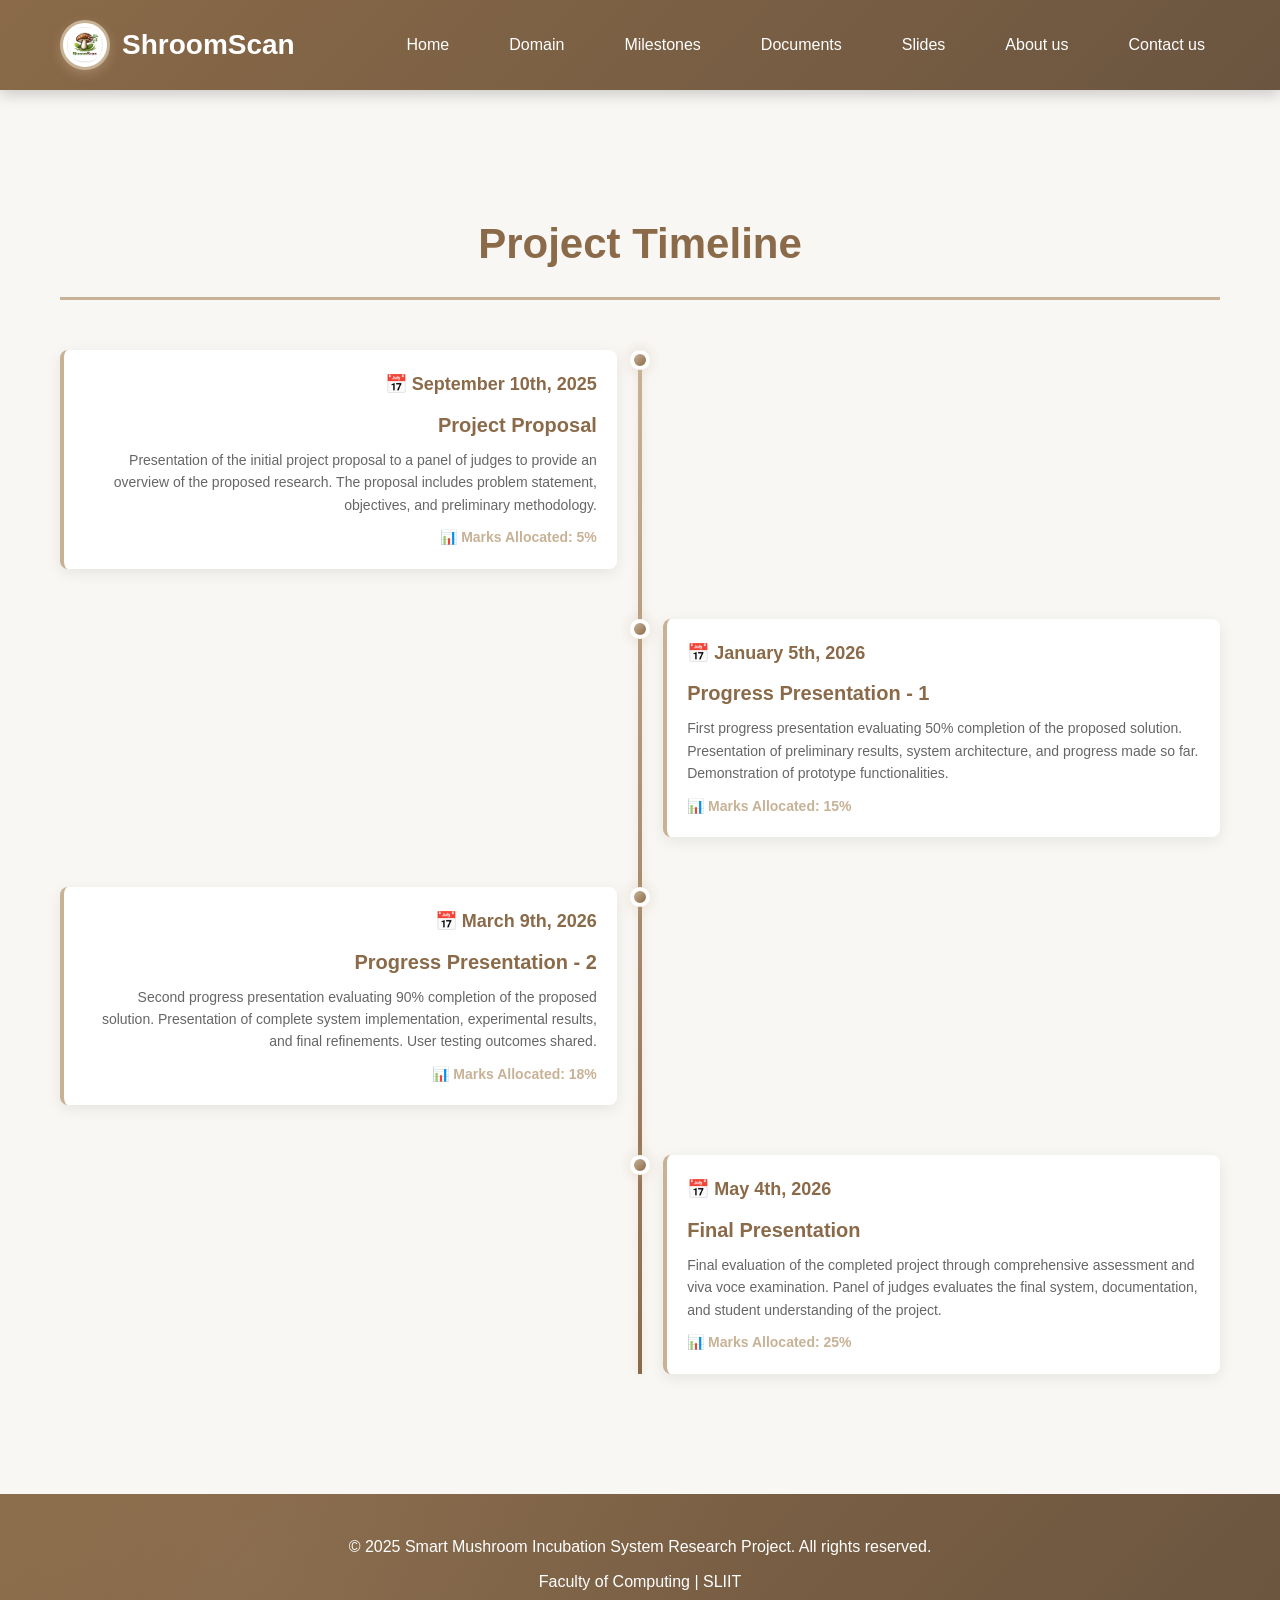
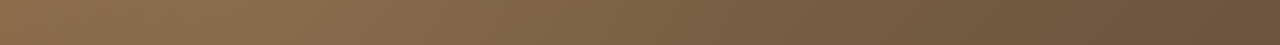
<file: pages/milestones.html>
<!DOCTYPE html>
<html lang="en">

<head>
    <meta charset="UTF-8">
    <meta name="viewport" content="width=device-width, initial-scale=1.0">
    <title>Milestones - ShroomScan</title>
    <link rel="icon" href="../assets/images/logo2.jpeg" type="image/png">
    <link rel="stylesheet" href="../assets/css/styles.css">
</head>

<body>
    <!-- ================== Header & Navigation ================== -->
    <header>
        <div class="header-container">
            <a href="../index.html" class="logo">
                <img src="../assets/images/logo2.jpeg" alt="ShroomScan Logo" class="logo-img">
                <span>ShroomScan</span>
            </a>
            <nav>
                <ul>
                    <li><a href="../index.html">Home</a></li>
                    <li><a href="domain.html">Domain</a></li>
                    <li><a href="milestones.html">Milestones</a></li>
                    <li><a href="documents.html">Documents</a></li>
                    <li><a href="slides.html">Slides</a></li>
                    <li><a href="about.html">About us</a></li>
                    <li><a href="contact.html">Contact us</a></li>
                </ul>
            </nav>
            <div class="hamburger" onclick="toggleMenu()">
                <span></span>
                <span></span>
                <span></span>
            </div>
        </div>
    </header>



    <!-- ================== Main Content ================== -->
    <main>
        <section class="section">
            <h2 class="page-title">Project Timeline</h2>

            <div class="timeline">
                <!-- Milestone 1: Project Proposal -->
                <div class="timeline-item">
                    <div class="timeline-dot"></div>
                    <div class="timeline-content">
                        <div class="timeline-date">📅 September 10th, 2025</div>
                        <div class="timeline-title">Project Proposal</div>
                        <div class="timeline-description">
                            Presentation of the initial project proposal to a panel of judges to provide an overview of
                            the proposed research. The proposal includes problem statement, objectives, and preliminary
                            methodology.
                        </div>
                        <div class="timeline-marks">📊 Marks Allocated: 5%</div>
                    </div>
                </div>

                <!-- Milestone 2: Progress Presentation 1 -->
                <div class="timeline-item">
                    <div class="timeline-dot"></div>
                    <div class="timeline-content">
                        <div class="timeline-date">📅 January 5th, 2026</div>
                        <div class="timeline-title">Progress Presentation - 1</div>
                        <div class="timeline-description">
                            First progress presentation evaluating 50% completion of the proposed solution. Presentation
                            of preliminary results, system architecture, and progress made so far. Demonstration of
                            prototype functionalities.
                        </div>
                        <div class="timeline-marks">📊 Marks Allocated: 15%</div>
                    </div>
                </div>

                <!-- Milestone 3: Progress Presentation 2 -->
                <div class="timeline-item">
                    <div class="timeline-dot"></div>
                    <div class="timeline-content">
                        <div class="timeline-date">📅 March 9th, 2026</div>
                        <div class="timeline-title">Progress Presentation - 2</div>
                        <div class="timeline-description">
                            Second progress presentation evaluating 90% completion of the proposed solution.
                            Presentation of complete system implementation, experimental results, and final refinements.
                            User testing outcomes shared.
                        </div>
                        <div class="timeline-marks">📊 Marks Allocated: 18%</div>
                    </div>
                </div>

                <!-- Milestone 4: Final Assessment & Viva -->
                <div class="timeline-item">
                    <div class="timeline-dot"></div>
                    <div class="timeline-content">
                        <div class="timeline-date">📅 May 4th, 2026</div>
                        <div class="timeline-title">Final Presentation</div>
                        <div class="timeline-description">
                            Final evaluation of the completed project through comprehensive assessment and viva voce
                            examination. Panel of judges evaluates the final system, documentation, and student
                            understanding of the project.
                        </div>
                        <div class="timeline-marks">📊 Marks Allocated: 25%</div>
                    </div>
                </div>
            </div>
        </section>
    </main>

    <!-- ================== Footer ================== -->
    <footer>
        <p>&copy; 2025 Smart Mushroom Incubation System Research Project. All rights reserved.</p>
        <p>Faculty of Computing | SLIIT</p>
    </footer>

    <script>
        // Initialize mobile nav state
        function initMobileNav() {
            const nav = document.querySelector('nav');
            const hamburger = document.querySelector('.hamburger');
            
            if (window.innerWidth <= 768) {
                nav.classList.add('mobile-hidden');
            } else {
                nav.classList.remove('mobile-hidden');
            }
        }

        function toggleMenu() {
            const hamburger = document.querySelector('.hamburger');
            const nav = document.querySelector('nav');
            hamburger.classList.toggle('active');
            nav.classList.toggle('active');
            nav.classList.toggle('mobile-hidden');
        }

        // Close menu when a link is clicked
        document.querySelectorAll('nav a').forEach(link => {
            link.addEventListener('click', () => {
                document.querySelector('.hamburger').classList.remove('active');
                document.querySelector('nav').classList.remove('active');
                document.querySelector('nav').classList.add('mobile-hidden');
            });
        });

        // Initialize on page load and on resize
        window.addEventListener('load', initMobileNav);
        window.addEventListener('resize', initMobileNav);
    </script>
</body>

</html>
</file>
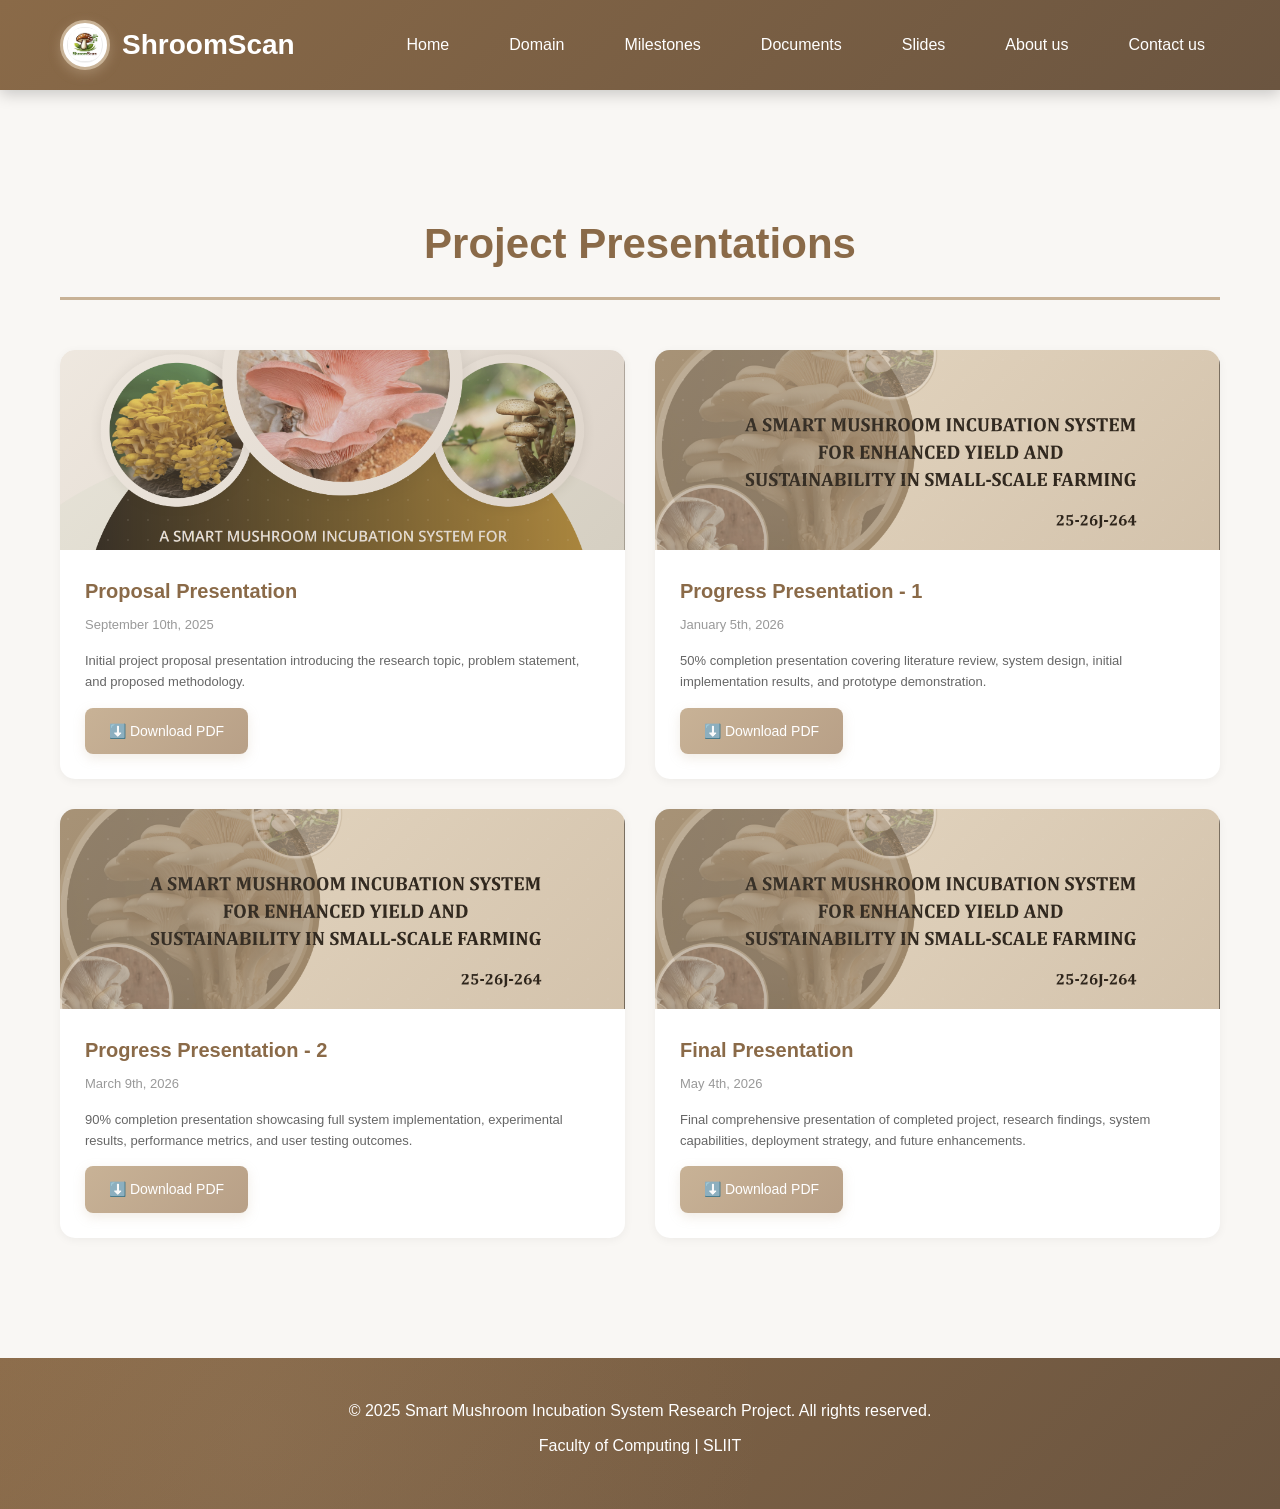
<file: pages/slides.html>
<!DOCTYPE html>
<html lang="en">

<head>
    <meta charset="UTF-8">
    <meta name="viewport" content="width=device-width, initial-scale=1.0">
    <title>Slides & Presentations - ShroomScan</title>
    <link rel="icon" href="../assets/images/logo2.jpeg" type="image/png">
    <link rel="stylesheet" href="../assets/css/styles.css">
</head>

<body>
    <!-- ================== Header & Navigation ================== -->
    <header>
        <div class="header-container">
            <a href="../index.html" class="logo">
                <img src="../assets/images/logo2.jpeg" alt="ShroomScan Logo" class="logo-img">
                <span>ShroomScan</span>
            </a>
            <nav>
                <ul>
                    <li><a href="../index.html">Home</a></li>
                    <li><a href="domain.html">Domain</a></li>
                    <li><a href="milestones.html">Milestones</a></li>
                    <li><a href="documents.html">Documents</a></li>
                    <li><a href="slides.html">Slides</a></li>
                    <li><a href="about.html">About us</a></li>
                    <li><a href="contact.html">Contact us</a></li>
                </ul>
            </nav>
            <div class="hamburger" onclick="toggleMenu()">
                <span></span>
                <span></span>
                <span></span>
            </div>
        </div>
    </header>



    <!-- ================== Main Content ================== -->
    <main>
        <section class="section">
            <h2 class="page-title">Project Presentations</h2>

            <div class="slides-grid">
                <!-- Proposal Presentation -->
                <div class="slide-card">
                    <div class="slide-preview"
                        style="background-image: url('../assets/presentations/Proposal_Presentation_Thumbnail.png'); background-size: cover; background-position: center; position: relative;">
                        <div
                            style="position: absolute; inset: 0; background: linear-gradient(135deg, rgba(200, 178, 150, 0.3) 0%, rgba(138, 106, 72, 0.3) 100%);">
                        </div>
                    </div>
                    <div class="slide-info">
                        <div class="slide-title">Proposal Presentation</div>
                        <div class="slide-date">September 10th, 2025</div>
                        <p style="font-size: 13px; color: #666; margin-bottom: 15px;">Initial project proposal
                            presentation introducing the research topic, problem statement, and proposed methodology.
                        </p>
                        <a href="../assets/presentations/Proposal_Presentation.pdf" class="slide-download" download>⬇️
                            Download PDF</a>
                    </div>
                </div>

                <!-- Progress Presentation 1 -->
                <div class="slide-card">
                    <div class="slide-preview"
                        style="background-image: url('../assets/presentations/Progress_Presentation_Thumbnail.png'); background-size: cover; background-position: center; position: relative;">
                        <div
                            style="position: absolute; inset: 0; background: linear-gradient(135deg, rgba(200, 178, 150, 0.3) 0%, rgba(138, 106, 72, 0.3) 100%);">
                        </div>
                    </div>
                    <div class="slide-info">
                        <div class="slide-title">Progress Presentation - 1</div>
                        <div class="slide-date">January 5th, 2026</div>
                        <p style="font-size: 13px; color: #666; margin-bottom: 15px;">50% completion presentation
                            covering literature review, system design, initial implementation results, and prototype
                            demonstration.</p>
                        <a href="../assets/presentations/Progress_Presentation_1.pdf" class="slide-download" download>⬇️
                            Download PDF</a>
                    </div>
                </div>

                <!-- Progress Presentation 2 -->
                <div class="slide-card">
                    <div class="slide-preview"
                        style="background-image: url('../assets/presentations/Progress_Presentation_Thumbnail.png'); background-size: cover; background-position: center; position: relative;">
                        <div
                            style="position: absolute; inset: 0; background: linear-gradient(135deg, rgba(200, 178, 150, 0.3) 0%, rgba(138, 106, 72, 0.3) 100%);">
                        </div>
                    </div>
                    <div class="slide-info">
                        <div class="slide-title">Progress Presentation - 2</div>
                        <div class="slide-date">March 9th, 2026</div>
                        <p style="font-size: 13px; color: #666; margin-bottom: 15px;">90% completion presentation
                            showcasing full system implementation, experimental results, performance metrics, and user
                            testing outcomes.</p>
                        <a href="../assets/presentations/Progress_Presentation_2.pdf" class="slide-download" download>⬇️
                            Download PDF</a>
                    </div>
                </div>

                <!-- Final Presentation -->
                <div class="slide-card">
                    <div class="slide-preview"
                        style="background-image: url('../assets/presentations/Progress_Presentation_Thumbnail.png'); background-size: cover; background-position: center; position: relative;">
                        <div
                            style="position: absolute; inset: 0; background: linear-gradient(135deg, rgba(200, 178, 150, 0.3) 0%, rgba(138, 106, 72, 0.3) 100%);">
                        </div>
                    </div>
                    <div class="slide-info">
                        <div class="slide-title">Final Presentation</div>
                        <div class="slide-date">May 4th, 2026</div>
                        <p style="font-size: 13px; color: #666; margin-bottom: 15px;">Final comprehensive presentation
                            of completed project, research findings, system capabilities, deployment strategy, and
                            future enhancements.</p>
                        <a href="../assets/presentations/Final_Presentation.pdf" class="slide-download" download>⬇️
                            Download PDF</a>
                    </div>
                </div>
            </div>
        </section>

        <!-- Presentation Schedule -->

    </main>

    <!-- ================== Footer ================== -->
    <footer>
        <p>&copy; 2025 Smart Mushroom Incubation System Research Project. All rights reserved.</p>
        <p>Faculty of Computing | SLIIT</p>
    </footer>

    <script>
        // Initialize mobile nav state
        function initMobileNav() {
            const nav = document.querySelector('nav');
            const hamburger = document.querySelector('.hamburger');
            
            if (window.innerWidth <= 768) {
                nav.classList.add('mobile-hidden');
            } else {
                nav.classList.remove('mobile-hidden');
            }
        }

        function toggleMenu() {
            const hamburger = document.querySelector('.hamburger');
            const nav = document.querySelector('nav');
            hamburger.classList.toggle('active');
            nav.classList.toggle('active');
            nav.classList.toggle('mobile-hidden');
        }

        // Close menu when a link is clicked
        document.querySelectorAll('nav a').forEach(link => {
            link.addEventListener('click', () => {
                document.querySelector('.hamburger').classList.remove('active');
                document.querySelector('nav').classList.remove('active');
                document.querySelector('nav').classList.add('mobile-hidden');
            });
        });

        // Initialize on page load and on resize
        window.addEventListener('load', initMobileNav);
        window.addEventListener('resize', initMobileNav);
    </script>
</body>

</html>
</file>
<file: assets/css/styles.css>
/* ===============================
   ShroomScan Website - Main Stylesheet
   Colors: #8a6a48 (Dark Brown), #c8b296 (Light Tan)
   =============================== */

* {
    margin: 0;
    padding: 0;
    box-sizing: border-box;
}

body {
    font-family: 'Segoe UI', Tahoma, Geneva, Verdana, sans-serif;
    line-height: 1.6;
    color: #333;
    background-color: #f9f7f4;
    overflow-x: hidden;
}

/* ===============================
   Animations & Keyframes
   =============================== */

@keyframes fadeInDown {
    from {
        opacity: 0;
        transform: translateY(-30px);
    }
    to {
        opacity: 1;
        transform: translateY(0);
    }
}

@keyframes fadeInUp {
    from {
        opacity: 0;
        transform: translateY(30px);
    }
    to {
        opacity: 1;
        transform: translateY(0);
    }
}

@keyframes slideInLeft {
    from {
        opacity: 0;
        transform: translateX(-50px);
    }
    to {
        opacity: 1;
        transform: translateX(0);
    }
}

@keyframes slideInRight {
    from {
        opacity: 0;
        transform: translateX(50px);
    }
    to {
        opacity: 1;
        transform: translateX(0);
    }
}

@keyframes glow {
    0% {
        box-shadow: 0 0 5px rgba(200, 178, 150, 0.3);
    }
    50% {
        box-shadow: 0 0 20px rgba(200, 178, 150, 0.5);
    }
    100% {
        box-shadow: 0 0 5px rgba(200, 178, 150, 0.3);
    }
}

@keyframes pulse {
    0%, 100% {
        transform: scale(1);
    }
    50% {
        transform: scale(1.05);
    }
}

@keyframes shimmer {
    0% {
        background-position: -1000px 0;
    }
    100% {
        background-position: 1000px 0;
    }
}

/* ===============================
   Header & Navigation
   =============================== */

header {
    background: linear-gradient(135deg, #8a6a48 0%, #6b5540 100%);
    padding: 20px 0;
    position: sticky;
    top: 0;
    z-index: 1000;
    box-shadow: 0 4px 15px rgba(0, 0, 0, 0.2);
    animation: fadeInDown 0.6s ease;
}

.header-container {
    max-width: 1200px;
    margin: 0 auto;
    padding: 0 20px;
    display: flex;
    justify-content: space-between;
    align-items: center;
    position: relative;
}

.logo {
    color: white;
    font-size: 28px;
    font-weight: bold;
    text-decoration: none;
    display: flex;
    align-items: center;
    gap: 12px;
    transition: transform 0.3s ease;
}

.logo:hover {
    transform: scale(1.05);
}

.logo-img {
    width: 50px;
    height: 50px;
    border-radius: 50%;
    object-fit: cover;
    animation: pulse 2s ease-in-out infinite;
    background: white;
    padding: 4px;
    border: 3px solid #c8b296;
    box-shadow: 0 4px 12px rgba(200, 178, 150, 0.4);
    transition: all 0.3s ease;
}

.logo:hover .logo-img {
    transform: scale(1.1) rotate(5deg);
    box-shadow: 0 6px 18px rgba(200, 178, 150, 0.6);
    border-color: white;
}

nav ul {
    display: flex;
    list-style: none;
    gap: 30px;
    flex-wrap: wrap;
}

nav a {
    color: white;
    text-decoration: none;
    font-size: 16px;
    transition: all 0.3s ease;
    padding: 8px 15px;
    border-radius: 4px;
    position: relative;
}

nav a::before {
    content: '';
    position: absolute;
    bottom: 0;
    left: 0;
    width: 0;
    height: 2px;
    background-color: #c8b296;
    transition: width 0.3s ease;
}

nav a:hover {
    color: #c8b296;
    background-color: rgba(200, 178, 150, 0.15);
}

nav a:hover::before {
    width: 100%;
}

/* Hamburger Menu */
.hamburger {
    display: none;
    flex-direction: column;
    cursor: pointer;
    gap: 6px;
    z-index: 101;
}

.hamburger span {
    width: 28px;
    height: 3px;
    background-color: white;
    border-radius: 3px;
    transition: all 0.3s ease;
}

.hamburger.active span:nth-child(1) {
    transform: rotate(45deg) translate(10px, 10px);
}

.hamburger.active span:nth-child(2) {
    opacity: 0;
}

.hamburger.active span:nth-child(3) {
    transform: rotate(-45deg) translate(7px, -7px);
}

nav {
    display: flex;
}

nav.mobile-hidden {
    display: none;
}

/* ===============================
   Hero Section
   =============================== */

.hero {
    background: 
        linear-gradient(135deg, rgba(138, 106, 72, 0.5) 0%, rgba(160, 130, 90, 0.5) 50%, rgba(107, 85, 64, 0.5) 100%),
        url('../images/bg1.jpg') center/cover no-repeat;
    background-size: cover;
    background-attachment: fixed;
    color: white;
    min-height: 100vh;
    padding: 20px;
    text-align: center;
    position: relative;
    overflow: hidden;
    animation: fadeInDown 0.8s ease;
    display: flex;
    align-items: center;
    justify-content: center;
}

.hero::before {
    content: '';
    position: absolute;
    top: 0;
    left: 0;
    right: 0;
    bottom: 0;
    background: radial-gradient(circle at 20% 50%, rgba(200, 178, 150, 0.1) 0%, transparent 50%),
                radial-gradient(circle at 80% 80%, rgba(107, 85, 64, 0.1) 0%, transparent 50%);
    pointer-events: none;
}

.hero-container {
    max-width: 1200px;
    margin: 0 auto;
    position: relative;
    z-index: 1;
}

.hero h1 {
    font-size: 64px;
    margin-bottom: 30px;
    text-shadow: 5px 5px 12px rgba(0, 0, 0, 0.8), 0 0 30px rgba(0, 0, 0, 0.5);
    font-weight: 800;
    letter-spacing: -1px;
    animation: fadeInUp 0.8s ease 0.2s both;
    line-height: 1.1;
    color: #ffffff;
}

.hero p {
    font-size: 24px;
    max-width: 950px;
    margin: 0 auto 30px;
    line-height: 1.9;
    animation: fadeInUp 0.8s ease 0.4s both;
    font-weight: 500;
    text-shadow: 4px 4px 10px rgba(0, 0, 0, 0.7), 0 0 20px rgba(0, 0, 0, 0.5);
    letter-spacing: 0.5px;
    background: rgba(0, 0, 0, 0.25);
    padding: 20px 30px;
    border-radius: 10px;
    color: #ffffff;
    backdrop-filter: blur(5px);
}

.hero-buttons {
    display: flex;
    gap: 30px;
    justify-content: center;
    flex-wrap: wrap;
    animation: fadeInUp 0.8s ease 0.6s both;
}

.btn {
    display: inline-block;
    padding: 20px 30px;
    background: linear-gradient(135deg, #63492d 0%, #63492d 100%);
    color: #ffffff;
    text-decoration: none;
    border-radius: 30px;
    font-weight: 800;
    transition: all 0.4s cubic-bezier(0.4, 0, 0.2, 1);
    border: 3px solid #c8b296;
    cursor: pointer;
    font-size: 14px;
    box-shadow: 0 0 20px rgba(0, 0, 0, 0.6), 0 10px 40px rgba(0, 0, 0, 0.7);
    position: relative;
    overflow: hidden;
    text-transform: uppercase;
    letter-spacing: 1px;
}

.btn::before {
    content: '';
    position: absolute;
    top: 50%;
    left: 50%;
    width: 0;
    height: 0;
    background: rgba(255, 255, 255, 0.3);
    border-radius: 50%;
    transform: translate(-50%, -50%);
    transition: width 0.6s, height 0.6s;
}

.btn:hover {
    background: linear-gradient(135deg, #7a6450 0%, #6b5540 100%);
    transform: translateY(-6px) scale(1.08);
    box-shadow: 0 0 30px rgba(200, 178, 150, 0.8), 0 15px 50px rgba(0, 0, 0, 0.8);
    border-color: #ffffff;
}

.btn:hover::before {
    width: 300px;
    height: 300px;
}

.btn-secondary {
    background: linear-gradient(135deg, rgba(107, 85, 64, 0.95) 0%, rgba(90, 70, 52, 0.95) 100%);
    color: #c8b296;
    border: 3px solid #c8b296;
    box-shadow: 0 0 20px rgba(0, 0, 0, 0.6), 0 10px 40px rgba(0, 0, 0, 0.7);
}

.btn-secondary:hover {
    background: linear-gradient(135deg, rgba(122, 100, 80, 0.98) 0%, rgba(107, 85, 64, 0.98) 100%);
    color: #ffffff;
    border-color: #ffffff;
    box-shadow: 0 0 30px rgba(200, 178, 150, 0.8), 0 15px 50px rgba(0, 0, 0, 0.8);
}

/* ===============================
   Main Container
   =============================== */

main {
    max-width: 1200px;
    margin: 0 auto;
    padding: 60px 20px;
}

.page-title {
    color: #8a6a48;
    font-size: 42px;
    text-align: center;
    margin-bottom: 50px;
    border-bottom: 3px solid #c8b296;
    padding-bottom: 20px;
    animation: fadeInDown 0.6s ease;
    position: relative;
}

.page-title::before {
    content: '';
    position: absolute;
    bottom: -3px;
    left: 50%;
    width: 0;
    height: 3px;
    background: linear-gradient(90deg, transparent, #c8b296, transparent);
    transform: translateX(-50%);
    animation: slideInLeft 0.8s ease 0.3s forwards;
}

/* ===============================
   Cards & Sections
   =============================== */

.cards-grid {
    display: grid;
    grid-template-columns: repeat(auto-fit, minmax(300px, 1fr));
    gap: 30px;
    margin-top: 40px;
}

.card {
    background: white;
    border-radius: 12px;
    padding: 30px;
    box-shadow: 0 4px 15px rgba(0, 0, 0, 0.08);
    transition: all 0.4s cubic-bezier(0.4, 0, 0.2, 1);
    border-left: 5px solid #c8b296;
    position: relative;
    overflow: hidden;
    animation: fadeInUp 0.6s ease;
}

.card::before {
    content: '';
    position: absolute;
    top: 0;
    left: -100%;
    width: 100%;
    height: 100%;
    background: linear-gradient(90deg, transparent, rgba(200, 178, 150, 0.1), transparent);
    transition: left 0.5s ease;
}

.card:hover::before {
    left: 100%;
}

.card:hover {
    transform: translateY(-10px) scale(1.02);
    box-shadow: 0 12px 30px rgba(138, 106, 72, 0.15);
    border-left-color: #8a6a48;
}

.card h3 {
    color: #8a6a48;
    font-size: 24px;
    margin-bottom: 15px;
    font-weight: 600;
}

.card p {
    color: #666;
    line-height: 1.8;
    font-size: 15px;
}

.card-icon {
    font-size: 40px;
    margin-bottom: 15px;
    display: inline-block;
    animation: pulse 2s ease-in-out infinite;
    width: 60px;
    height: 60px;
    object-fit: contain;
}

/* ===============================
   Milestones Timeline
   =============================== */

.timeline {
    position: relative;
    margin: 40px 0;
}

.timeline::before {
    content: '';
    position: absolute;
    left: 50%;
    transform: translateX(-50%);
    width: 4px;
    height: 100%;
    background: linear-gradient(180deg, #c8b296 0%, #8a6a48 100%);
    box-shadow: 0 0 10px rgba(200, 178, 150, 0.3);
}

.timeline-item {
    margin-bottom: 50px;
    position: relative;
    animation: fadeInUp 0.6s ease;
}

.timeline-item:nth-child(odd) .timeline-content {
    margin-left: 0;
    margin-right: 52%;
    text-align: right;
}

.timeline-item:nth-child(even) .timeline-content {
    margin-left: 52%;
    margin-right: 0;
    text-align: left;
}

.timeline-dot {
    position: absolute;
    left: 50%;
    top: 0;
    transform: translateX(-50%);
    width: 20px;
    height: 20px;
    background: linear-gradient(135deg, #c8b296 0%, #8a6a48 100%);
    border: 4px solid white;
    border-radius: 50%;
    z-index: 10;
    box-shadow: 0 0 15px rgba(200, 178, 150, 0.4);
    animation: pulse 2s ease-in-out infinite;
}

.timeline-content {
    background: white;
    padding: 20px;
    border-radius: 8px;
    box-shadow: 0 4px 15px rgba(0, 0, 0, 0.08);
    transition: all 0.3s ease;
    border-left: 4px solid #c8b296;
}

.timeline-content:hover {
    transform: translateY(-3px);
    box-shadow: 0 8px 25px rgba(138, 106, 72, 0.15);
}

.timeline-date {
    color: #8a6a48;
    font-weight: 600;
    font-size: 18px;
    margin-bottom: 10px;
}

.timeline-title {
    color: #8a6a48;
    font-size: 20px;
    margin-bottom: 8px;
    font-weight: 600;
}

.timeline-description {
    color: #666;
    font-size: 14px;
}

.timeline-marks {
    color: #c8b296;
    font-weight: 600;
    margin-top: 10px;
    font-size: 14px;
}

/* ===============================
   Documents & Files
   =============================== */

.document-list {
    list-style: none;
    margin-top: 30px;
}

.document-item {
    background: white;
    padding: 20px;
    margin: 15px 0;
    border-radius: 8px;
    border-left: 5px solid #c8b296;
    display: flex;
    justify-content: space-between;
    align-items: center;
    transition: all 0.3s cubic-bezier(0.4, 0, 0.2, 1);
    box-shadow: 0 4px 12px rgba(0, 0, 0, 0.08);
    position: relative;
    overflow: hidden;
}

.document-item::before {
    content: '';
    position: absolute;
    top: 0;
    left: -100%;
    width: 100%;
    height: 100%;
    background: linear-gradient(90deg, transparent, rgba(200, 178, 150, 0.1), transparent);
    transition: left 0.5s ease;
}

.document-item:hover {
    transform: translateX(8px);
    box-shadow: 0 8px 20px rgba(138, 106, 72, 0.12);
}

.document-item:hover::before {
    left: 100%;
}

.document-name {
    color: #8a6a48;
    font-weight: 600;
    font-size: 18px;
}

.document-link {
    color: white;
    background: linear-gradient(135deg, #c8b296 0%, #b8a087 100%);
    padding: 10px 20px;
    border-radius: 5px;
    text-decoration: none;
    transition: all 0.3s ease;
    box-shadow: 0 4px 12px rgba(200, 178, 150, 0.3);
    font-weight: 500;
}

.document-link:hover {
    background: linear-gradient(135deg, #8a6a48 0%, #6b5540 100%);
    transform: translateY(-2px);
    box-shadow: 0 6px 18px rgba(138, 106, 72, 0.3);
}

/* ===============================
   Slides Gallery
   =============================== */

.slides-grid {
    display: grid;
    grid-template-columns: repeat(2, 1fr);
    gap: 30px;
    margin-top: 40px;
    max-width: 1200px;
    margin-left: auto;
    margin-right: auto;
}

.slide-card {
    background: white;
    border-radius: 15px;
    overflow: hidden;
    box-shadow: 0 2px 10px rgba(0, 0, 0, 0.05);
    transition: all 0.4s cubic-bezier(0.4, 0, 0.2, 1);
    animation: fadeInUp 0.6s ease;
    display: flex;
    flex-direction: column;
}

.slide-card:last-child {
    grid-column: auto;
}

.slide-preview {
    background: linear-gradient(135deg, #c8b296 0%, #8a6a48 100%);
    height: 200px;
    display: flex;
    align-items: center;
    justify-content: center;
    font-size: 60px;
    position: relative;
    overflow: hidden;
    background-size: cover;
    background-position: center;
}
    

.slide-preview::before {
    content: '';
    position: absolute;
    top: -50%;
    left: -50%;
    width: 200%;
    height: 200%;
    background: radial-gradient(circle, rgba(255,255,255,0.1) 1px, transparent 1px);
    background-size: 20px 20px;
    animation: shimmer 3s linear infinite;
}

.slide-card:hover .slide-preview {
    transform: scale(1.1);
}

.slide-info {
    padding: 25px;
    flex: 1;
    display: flex;
    flex-direction: column;
}

.slide-title {
    color: #8a6a48;
    font-size: 20px;
    margin-bottom: 8px;
    font-weight: 600;
}

.slide-date {
    color: #999;
    font-size: 13px;
    margin-bottom: 15px;
    font-weight: 500;
}

.slide-info p {
    flex: 1;
    margin-bottom: 15px;
}

.slide-download {
    display: inline-block;
    color: white;
    background: linear-gradient(135deg, #c8b296 0%, #b8a087 100%);
    padding: 12px 24px;
    border-radius: 8px;
    text-decoration: none;
    transition: all 0.3s ease;
    box-shadow: 0 4px 12px rgba(200, 178, 150, 0.25);
    font-weight: 500;
    font-size: 14px;
    align-self: flex-start;
}

.slide-download:hover {
    background: linear-gradient(135deg, #8a6a48 0%, #6b5540 100%);
    transform: translateY(-3px);
    box-shadow: 0 8px 20px rgba(138, 106, 72, 0.35);
}

.slide-card:hover {
    transform: translateY(-8px);
    box-shadow: 0 15px 40px rgba(138, 106, 72, 0.2);
}

/* ===============================
   Team Members
   =============================== */

.team-grid {
    display: grid;
    grid-template-columns: repeat(auto-fit, minmax(250px, 1fr));
    gap: 30px;
    margin-top: 40px;
}

.team-member {
    background: white;
    border-radius: 12px;
    padding: 25px;
    text-align: center;
    box-shadow: 0 4px 15px rgba(0, 0, 0, 0.08);
    transition: all 0.4s cubic-bezier(0.4, 0, 0.2, 1);
    position: relative;
    overflow: hidden;
    animation: fadeInUp 0.6s ease;
}

.team-member::before {
    content: '';
    position: absolute;
    top: -50%;
    left: -50%;
    width: 200%;
    height: 200%;
    background: radial-gradient(circle, rgba(200, 178, 150, 0.1) 0%, transparent 70%);
    transform: translate(0, 0);
    transition: all 0.5s ease;
}

.team-member:hover::before {
    transform: translate(50%, 50%);
}

.team-member:hover {
    transform: translateY(-12px) rotateY(5deg);
    box-shadow: 0 12px 35px rgba(138, 106, 72, 0.2);
}

.member-avatar {
    width: 120px;
    height: 120px;
    background: linear-gradient(135deg, #c8b296 0%, #8a6a48 100%);
    border-radius: 50%;
    margin: 0 auto 20px;
    display: flex;
    align-items: center;
    justify-content: center;
    font-size: 50px;
    color: white;
    box-shadow: 0 8px 20px rgba(138, 106, 72, 0.2);
    transition: all 0.3s ease;
    position: relative;
    z-index: 1;
    object-fit: cover;
    border: 3px solid #c8b296;
}

.team-member:hover .member-avatar {
    transform: scale(1.1) rotate(-5deg);
    box-shadow: 0 12px 30px rgba(138, 106, 72, 0.3);
}

.member-name {
    color: #8a6a48;
    font-size: 20px;
    font-weight: 600;
    margin-bottom: 8px;
}

.member-role {
    color: #c8b296;
    font-size: 14px;
    margin-bottom: 15px;
    font-weight: 500;
}

.member-email {
    color: #666;
    font-size: 14px;
    word-break: break-all;
    transition: color 0.3s ease;
}

.team-member:hover .member-email {
    color: #8a6a48;
}

/* ===============================
   Contact Form
   =============================== */

.contact-container {
    display: flex;
    justify-content: center;
    align-items: flex-start;
    gap: 25px;
    margin-top: 30px;
    max-width: 500px;
    margin-left: auto;
    margin-right: auto;
}

.contact-info {
    background: white;
    padding: 35px;
    border-radius: 12px;
    box-shadow: 0 8px 20px rgba(0, 0, 0, 0.12);
    animation: fadeInLeft 0.6s ease;
    background-size: cover;
    background-position: center;
    background-attachment: fixed;
    position: relative;
    border: 2px solid #f0f0f0;
}

.contact-info::before {
    content: '';
    position: absolute;
    top: 0;
    left: 0;
    right: 0;
    bottom: 0;
    background: rgba(255, 255, 255, 0.714);
    border-radius: 12px;
    z-index: 0;
}

.contact-info > * {
    position: relative;
    z-index: 1;
}

.contact-info h3 {
    color: #8a6a48;
    font-size: 22px;
    margin-bottom: 20px;
    font-weight: 700;
}

.contact-items-wrapper {
    display: grid;
    grid-template-columns: 1fr 1fr;
    gap: 20px;
}

.contact-item {
    margin-bottom: 0;
    transition: all 0.3s ease;
}

.contact-item:hover {
    padding-left: 8px;
}

.contact-label {
    color: #8a6a48;
    font-weight: 700;
    margin-bottom: 6px;
    font-size: 14px;
}

.contact-detail {
    color: #666;
    transition: color 0.3s ease;
    font-size: 14px;
    line-height: 1.4;
}

.contact-item:hover .contact-detail {
    color: #8a6a48;
}

.form-group {
    margin-bottom: 18px;
    animation: fadeInRight 0.6s ease;
}

.form-group label {
    display: block;
    color: #8a6a48;
    font-weight: 600;
    margin-bottom: 8px;
    font-size: 15px;
}

.form-group input,
.form-group textarea {
    width: 100%;
    padding: 14px 16px;
    border: 2px solid #e0e0e0;
    border-radius: 8px;
    font-family: inherit;
    font-size: 15px;
    transition: all 0.3s ease;
    background-color: #fafafa;
    line-height: 1.5;
}

.form-group input:focus,
.form-group textarea:focus {
    outline: none;
    border-color: #8a6a48;
    box-shadow: 0 0 12px rgba(138, 106, 72, 0.2);
    background-color: white;
}

.form-group textarea {
    resize: vertical;
    min-height: 130px;
}

@media (max-width: 768px) {
    .contact-container {
        grid-template-columns: 1fr;
    }

    .contact-items-wrapper {
        grid-template-columns: 1fr;
    }

    .timeline::before {
        left: 20px;
    }

    .timeline-item:nth-child(odd) .timeline-content,
    .timeline-item:nth-child(even) .timeline-content {
        margin-left: 60px;
        margin-right: 0;
        text-align: left;
    }

    .timeline-dot {
        left: 20px;
    }

    .hero h1 {
        font-size: 36px;
    }

    .hero p {
        font-size: 16px;
    }

    .hamburger {
        display: flex;
    }

    nav.mobile-hidden {
        display: none !important;
    }

    nav {
        display: none;
        position: absolute;
        top: 100%;
        left: 0;
        right: 0;
        background: linear-gradient(135deg, #8a6a48 0%, #6b5540 100%);
        padding: 20px 0;
        border-top: 2px solid #c8b296;
        flex-direction: column;
        width: 100vw;
        margin-left: -20px;
    }

    nav.active {
        display: flex !important;
    }

    nav ul {
        flex-direction: column;
        gap: 0;
        padding: 0 20px;
        width: 100%;
    }

    nav li {
        padding: 12px 0;
        border-bottom: 1px solid rgba(200, 178, 150, 0.2);
    }

    nav li:last-child {
        border-bottom: none;
    }

    nav a {
        font-size: 16px;
        padding: 0;
        display: block;
    }

    .page-title {
        font-size: 32px;
    }

    .cards-grid,
    .slides-grid,
    .team-grid {
        grid-template-columns: 1fr;
        gap: 15px !important;
    }

    .slide-card:last-child {
        grid-column: auto;
    }

    .slide-info {
        padding: 15px;
    }

    .slide-title {
        font-size: 18px;
        margin-bottom: 8px;
    }

    .slide-preview {
        height: 150px;
    }
}

/* Tablet media query */
@media (min-width: 769px) {
    .hamburger {
        display: none;
    }

    nav {
        display: block !important;
    }
}

@media (min-width: 769px) and (max-width: 1023px) {
    .slides-grid {
        grid-template-columns: repeat(2, 1fr);
        gap: 20px;
    }

    .slide-card:last-child {
        grid-column: auto;
    }
}

/* ===============================
   Footer
   =============================== */

footer {
    background: linear-gradient(135deg, #8a6a48 0%, #6b5540 100%);
    color: white;
    text-align: center;
    padding: 40px 20px;
    margin-top: 0;
    position: relative;
    overflow: hidden;
    animation: fadeInUp 0.8s ease;
}

footer::before {
    content: '';
    position: absolute;
    top: 0;
    left: 0;
    right: 0;
    bottom: 0;
    background: radial-gradient(circle at 20% 50%, rgba(200, 178, 150, 0.1) 0%, transparent 50%);
    pointer-events: none;
}

footer p {
    margin-bottom: 10px;
    position: relative;
    z-index: 1;
    transition: transform 0.3s ease;
}

footer p:hover {
    transform: translateY(-2px);
}

footer a {
    color: #c8b296;
    text-decoration: none;
    transition: all 0.3s ease;
    font-weight: 500;
}

footer a:hover {
    color: white;
    text-decoration: underline;
}

/* ===============================
   Utility Classes
   =============================== */

.container {
    max-width: 1200px;
    margin: 0 auto;
    padding: 0 20px;
}

.section {
    margin: 60px 0;
    animation: fadeInUp 0.6s ease;
}

.text-center {
    text-align: center;
}

.mt-40 {
    margin-top: 40px;
}

.mb-40 {
    margin-bottom: 40px;
}

/* ===============================
   Document Accordion Styles
   =============================== */

.document-accordion {
    max-width: 900px;
    margin: 40px auto;
}

.accordion-item {
    margin-bottom: 15px;
}

.accordion-button {
    width: 100%;
    padding: 20px 30px;
    background: linear-gradient(135deg, #8a6a48 0%, #6b5540 100%);
    border: none;
    border-radius: 50px;
    color: white;
    font-size: 18px;
    font-weight: 600;
    cursor: pointer;
    display: flex;
    justify-content: space-between;
    align-items: center;
    transition: all 0.3s ease;
    box-shadow: 0 4px 12px rgba(138, 106, 72, 0.3);
}

.accordion-button:hover {
    background: linear-gradient(135deg, #6b5540 0%, #5a4634 100%);
    box-shadow: 0 6px 16px rgba(138, 106, 72, 0.4);
    transform: translateY(-2px);
}

.accordion-title {
    flex: 1;
    text-align: left;
}

.accordion-arrow {
    transition: transform 0.3s ease;
    display: inline-block;
    margin-left: 15px;
}

.accordion-content {
    max-height: 0;
    overflow: hidden;
    transition: max-height 0.3s ease;
    background: white;
    border-left: 3px solid #8a6a48;
    margin-left: 15px;
    margin-top: 2px;
}

.accordion-item.active .accordion-content {
    max-height: 500px;
    padding: 20px 30px;
}

.document-entry {
    display: flex;
    justify-content: space-between;
    align-items: center;
    padding: 12px 0;
    border-bottom: 1px solid #eee;
}

.document-entry:last-child {
    border-bottom: none;
}

.document-code {
    color: #666;
    font-size: 15px;
    font-weight: 500;
}

.download-btn {
    display: inline-flex;
    align-items: center;
    gap: 8px;
    padding: 8px 20px;
    background: white;
    border: 2px solid #8a6a48;
    border-radius: 25px;
    color: #8a6a48;
    text-decoration: none;
    font-size: 14px;
    font-weight: 600;
    cursor: pointer;
    transition: all 0.3s ease;
}

.download-btn:hover {
    background: #8a6a48;
    color: white;
    transform: scale(1.05);
}

@media (max-width: 768px) {
    .accordion-button {
        padding: 16px 20px;
        font-size: 16px;
    }
    
    .accordion-item.active .accordion-content {
        padding: 15px 20px;
    }
    
    .download-btn {
        padding: 6px 15px;
        font-size: 12px;
    }
}

/* ===============================
   Document Upload Styles
   =============================== */

.upload-section {
    max-width: 900px;
    margin: 40px auto;
    padding: 30px;
    background: white;
    border-radius: 12px;
    box-shadow: 0 2px 8px rgba(0,0,0,0.08);
}

.upload-section h3 {
    color: #8a6a48;
    font-size: 20px;
    margin-bottom: 25px;
}

.upload-area {
    border: 2px dashed #c8b296;
    border-radius: 12px;
    padding: 40px 20px;
    text-align: center;
    background-color: #fafafa;
    transition: all 0.3s ease;
    cursor: pointer;
}

.upload-area:hover {
    border-color: #8a6a48;
    background-color: #f0e9dd;
}

.upload-area svg {
    margin-bottom: 15px;
    opacity: 0.7;
}

.upload-area p {
    color: #666;
    font-size: 16px;
    margin: 0;
}

.uploaded-files-list {
    margin-top: 30px;
}

.uploaded-list h4 {
    color: #8a6a48;
    font-size: 16px;
    margin-bottom: 15px;
    padding-bottom: 10px;
    border-bottom: 2px solid #c8b296;
}

.uploaded-item {
    display: flex;
    justify-content: space-between;
    align-items: center;
    padding: 15px;
    background: #f9f7f4;
    border-radius: 8px;
    margin-bottom: 12px;
    border-left: 4px solid #8a6a48;
}

.file-info {
    flex: 1;
}

.file-name {
    color: #333;
    font-weight: 600;
    margin: 0;
    word-break: break-word;
}

.file-meta {
    color: #999;
    font-size: 13px;
    margin: 5px 0 0 0;
}

.file-actions {
    display: flex;
    gap: 10px;
    margin-left: 15px;
}

.delete-btn {
    display: inline-flex;
    align-items: center;
    gap: 5px;
    padding: 8px 15px;
    background: #ff4444;
    border: none;
    border-radius: 20px;
    color: white;
    text-decoration: none;
    font-size: 13px;
    font-weight: 600;
    cursor: pointer;
    transition: all 0.3s ease;
}

.delete-btn:hover {
    background: #cc0000;
    transform: scale(1.05);
}

@media (max-width: 768px) {
    .upload-section {
        padding: 20px;
    }
    
    .upload-area {
        padding: 25px 15px;
    }
    
    .uploaded-item {
        flex-direction: column;
        align-items: flex-start;
    }
    
    .file-actions {
        width: 100%;
        margin-left: 0;
        margin-top: 12px;
    }
    
    .file-actions button {
        flex: 1;
    }
}
</file>
